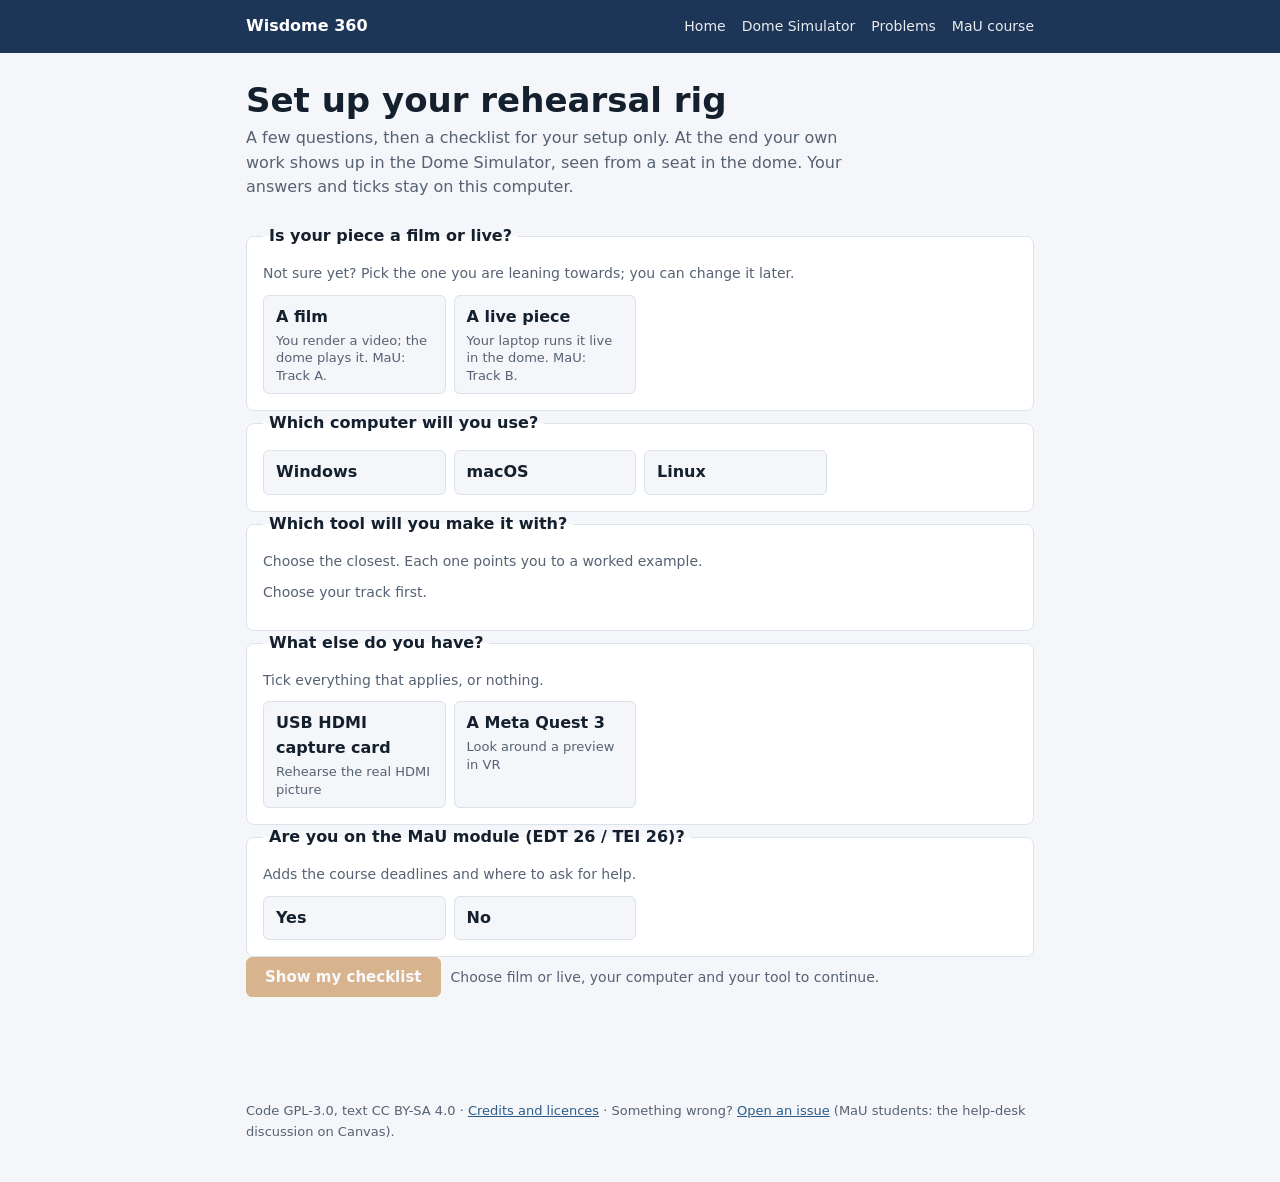
<file: docs/setup/wizard.html>
<!doctype html>
<html lang="en">
<head>
<meta charset="utf-8">
<meta name="viewport" content="width=device-width,initial-scale=1">
<title>Setup wizard · Wisdome 360</title>
<link rel="icon" href="../assets/logo/favicon.svg" type="image/svg+xml">
<meta name="description" content="Answer four questions and get a step-by-step checklist for rehearsing your dome piece on your own laptop.">
<!-- Wisdome 360 setup wizard. GPL-3.0 (code), CC BY-SA 4.0 (text). No libraries, works offline. -->
<style>
/* Layout: one column. Questions first, then a generated checklist grouped in stages. */
:root{
  --bg:#f4f6f9;--surface:#ffffff;--ink:#14202e;--muted:#566273;--line:#dbe2ea;
  --head:#1d3557;--head-ink:#ffffff;--accent:#b8650f;--link:#2b5c8a;--done:#2f7d4f;--done-soft:#e7f3eb;--warn-soft:#fbf1e4;
  --f-body:"Atkinson Hyperlegible",ui-sans-serif,system-ui,-apple-system,"Segoe UI",sans-serif;
  --f-mono:"JetBrains Mono",ui-monospace,SFMono-Regular,Menlo,Consolas,monospace;
  color-scheme:light;
}
@media (prefers-color-scheme:dark){:root{
  --bg:#0f1621;--surface:#172130;--ink:#e6ebf2;--muted:#97a3b4;--line:#26344a;
  --head:#142640;--head-ink:#e6ebf2;--accent:#e8a24a;--link:#7fb0de;--done:#5fbf83;--done-soft:#14281d;--warn-soft:#2a2114;color-scheme:dark}}
*{box-sizing:border-box}
body{margin:0;background:var(--bg);color:var(--ink);font:16px/1.55 var(--f-body)}
a{color:var(--link)}
header{background:var(--head);color:var(--head-ink)}
header .in{max-width:820px;margin:0 auto;padding:14px 16px;display:flex;gap:16px;align-items:center;justify-content:space-between;flex-wrap:wrap}
header a{color:var(--head-ink);text-decoration:none;font-weight:700}
header nav{display:flex;gap:16px;font-size:14px}
header nav a{font-weight:400;opacity:.9}
main{max-width:820px;margin:0 auto;padding:28px 16px 80px;display:flex;flex-direction:column;gap:24px}
h1{font-size:clamp(26px,4.5vw,34px);line-height:1.15;margin:0;text-wrap:balance}
.lede{margin:6px 0 0;color:var(--muted);max-width:62ch}
fieldset{border:1px solid var(--line);background:var(--surface);border-radius:8px;margin:0;padding:14px 16px 16px}
legend{font-weight:700;padding:0 6px}
.q-hint{color:var(--muted);font-size:14px;margin:0 0 10px}
.opts{display:grid;grid-template-columns:repeat(auto-fill,minmax(170px,1fr));gap:8px}
.opt{position:relative}
.opt input{position:absolute;opacity:0;inset:0;margin:0;cursor:pointer}
.opt span{display:flex;flex-direction:column;gap:2px;height:100%;border:1px solid var(--line);border-radius:6px;padding:9px 12px;cursor:pointer;background:var(--bg)}
.opt small{color:var(--muted);font-size:13px;line-height:1.35}
.opt input:checked+span{border-color:var(--accent);box-shadow:inset 0 0 0 1px var(--accent);background:var(--surface)}
.opt input:focus-visible+span{outline:2px solid var(--accent);outline-offset:2px}
.actions{display:flex;gap:10px;flex-wrap:wrap;align-items:center}
button{font:700 15px var(--f-body);border-radius:6px;padding:10px 18px;cursor:pointer;border:1px solid var(--accent);background:var(--accent);color:#fff}
@media (prefers-color-scheme:dark){button{color:#10161f}}
button.ghost{background:transparent;color:var(--ink);border-color:var(--line);font-weight:400}
button:focus-visible{outline:2px solid var(--accent);outline-offset:2px}
button:disabled{opacity:.45;cursor:not-allowed}
.need{color:var(--muted);font-size:14px}
#plan{display:flex;flex-direction:column;gap:22px}
.summary{display:flex;flex-direction:column;gap:10px;background:var(--surface);border:1px solid var(--line);border-radius:8px;padding:14px 16px}
.chips{display:flex;gap:6px;flex-wrap:wrap}
.chip{font:12px var(--f-mono);padding:2px 8px;border-radius:4px;border:1px solid var(--line);color:var(--muted)}
.meter{height:8px;border-radius:4px;background:var(--line);overflow:hidden}
.meter i{display:block;height:100%;width:0;background:var(--done);transition:width .3s}
.mtxt{font:13px var(--f-mono);font-variant-numeric:tabular-nums}
.stage h2{font-size:20px;margin:0 0 8px;padding-bottom:6px;border-bottom:2px solid var(--ink);display:flex;gap:10px;align-items:baseline}
.stage h2 .n{font:13px var(--f-mono);color:var(--accent)}
.stage ol{list-style:none;margin:0;padding:0;display:flex;flex-direction:column}
.step{display:grid;grid-template-columns:24px 1fr;gap:4px 12px;padding:12px 4px;border-bottom:1px solid var(--line)}
.step.done{background:var(--done-soft)}
.step.done .st{text-decoration:line-through;text-decoration-color:var(--done);color:var(--muted)}
.step input[type=checkbox]{width:19px;height:19px;margin:3px 0 0;accent-color:var(--done);cursor:pointer}
.sb{min-width:0;display:flex;flex-direction:column;gap:6px}
.st{font-weight:700}
.sd{color:var(--ink)}
.sd p{margin:0 0 6px}
.sd ul,.sd ol{margin:0 0 6px;padding-left:20px;list-style:revert;display:block}
code,kbd{font:13.5px var(--f-mono);background:var(--bg);border:1px solid var(--line);border-radius:4px;padding:0 4px;overflow-wrap:anywhere}
.go{display:inline-block;font-weight:700;font-size:14px;text-decoration:none;border:1px solid var(--link);border-radius:5px;padding:4px 10px;align-self:flex-start}
.warn{background:var(--warn-soft);border-left:3px solid var(--accent);padding:8px 12px;border-radius:4px;font-size:15px}
footer{color:var(--muted);font-size:13px;max-width:820px;margin:0 auto;padding:0 16px 40px}
@media (prefers-reduced-motion:reduce){.meter i{transition:none}}
</style>
</head>
<body>
<header><div class="in"><a href="../">Wisdome 360</a><nav><a href="../">Home</a><a href="../tools/dome-simulator.html">Dome Simulator</a><a href="../problems/">Problems</a><a href="../course/">MaU course</a></nav></div></header>
<main>
  <div>
    <h1>Set up your rehearsal rig</h1>
    <p class="lede">A few questions, then a checklist for your setup only. At the end your own work shows up in the Dome Simulator, seen from a seat in the dome. Your answers and ticks stay on this computer.</p>
  </div>
  <form id="qs" novalidate></form>
  <div id="plan" hidden></div>
</main>
<footer>Code GPL-3.0, text CC BY-SA 4.0 · <a href="../credits/">Credits and licences</a> · Something wrong? <a href="https://github.com/dcuartielles/wisdome-360/issues">Open an issue</a> (MaU students: the help-desk discussion on Canvas).</footer>

<script>
(function(){
  var REL = 'https://github.com/dcuartielles/wisdome-360/releases';
  var SIM = '../tools/dome-simulator.html';

  var Q = [
    {id:'track', title:'Is your piece a film or live?', hint:'Not sure yet? Pick the one you are leaning towards; you can change it later.', type:'one', opts:[
      {v:'A', t:'A film', d:'You render a video; the dome plays it. MaU: Track A.'},
      {v:'B', t:'A live piece', d:'Your laptop runs it live in the dome. MaU: Track B.'}]},
    {id:'os', title:'Which computer will you use?', type:'one', opts:[
      {v:'win', t:'Windows'}, {v:'mac', t:'macOS'}, {v:'linux', t:'Linux'}]},
    {id:'tool', title:'Which tool will you make it with?', hint:'Choose the closest. Each one points you to a worked example.', type:'one', dependsOn:'track', opts:{
      A:[{v:'blender', t:'Blender', d:'3-D scenes · EX-01'},
         {v:'python', t:'Python', d:'Generated frames · EX-02'},
         {v:'p5', t:'p5.js', d:'Browser drawing, saved frames · EX-04'},
         {v:'footage', t:'Our own video', d:'Green screen or filmed footage · EX-10'},
         {v:'slides', t:'Slides or photos', d:'Flat pictures in the dome · EX-08'}],
      B:[{v:'td', t:'TouchDesigner', d:'Sound, sensors, network · EX-05'},
         {v:'unity', t:'Unity', d:'Game engine, 3-D · EX-06'},
         {v:'webgl', t:'WebGL / shaders', d:'One HTML file · EX-03'},
         {v:'p5', t:'p5.js', d:'Live in the browser · EX-04'},
         {v:'openspace', t:'OpenSpace', d:'Fly through space · EX-07'}]}},
    {id:'hw', title:'What else do you have?', hint:'Tick everything that applies, or nothing.', type:'many', opts:[
      {v:'capture', t:'USB HDMI capture card', d:'Rehearse the real HDMI picture'},
      {v:'quest', t:'A Meta Quest 3', d:'Look around a preview in VR'}]},
    {id:'mau', title:'Are you on the MaU module (EDT 26 / TEI 26)?', hint:'Adds the course deadlines and where to ask for help.', type:'one', opts:[
      {v:'yes', t:'Yes'}, {v:'no', t:'No'}]}
  ];

  var S = {a:{}, done:{}};
  try { var raw = localStorage.getItem('w360-wizard'); if (raw) S = JSON.parse(raw); } catch(e){}
  if (!S.a) S.a = {}; if (!S.done) S.done = {};
  function persist(){ try { localStorage.setItem('w360-wizard', JSON.stringify(S)); } catch(e){} }

  var form = document.getElementById('qs'), plan = document.getElementById('plan');

  function optsFor(q){ return q.dependsOn ? (q.opts[S.a[q.dependsOn]] || []) : q.opts; }
  function renderForm(){
    var h = '';
    Q.forEach(function(q){
      if (q.showIf && !q.showIf()) return;
      var opts = optsFor(q);
      h += '<fieldset id="f-'+q.id+'"><legend>'+q.title+'</legend>' + (q.hint ? '<p class="q-hint">'+q.hint+'</p>' : '');
      if (q.dependsOn && !opts.length){ h += '<p class="q-hint">Choose your track first.</p></fieldset>'; return; }
      h += '<div class="opts">';
      opts.forEach(function(o){
        var id = q.id+'-'+o.v, type = q.type==='many' ? 'checkbox' : 'radio';
        var on = q.type==='many' ? ((S.a[q.id]||[]).indexOf(o.v) >= 0) : (S.a[q.id]===o.v);
        h += '<label class="opt" for="'+id+'"><input type="'+type+'" name="'+q.id+'" id="'+id+'" value="'+o.v+'"'+(on?' checked':'')+'><span><b>'+o.t+'</b>'+(o.d?'<small>'+o.d+'</small>':'')+'</span></label>';
      });
      h += '</div></fieldset>';
    });
    h += '<div class="actions"><button type="submit" id="make">Show my checklist</button><span class="need" id="need"></span></div>';
    form.innerHTML = h;
    checkReady();
  }
  function ready(){ return S.a.track && S.a.os && S.a.tool && optsFor(Q[2]).some(function(o){return o.v===S.a.tool;}); }
  function checkReady(){
    var b = document.getElementById('make'), n = document.getElementById('need');
    if (!b) return;
    b.disabled = !ready();
    n.textContent = ready() ? '' : 'Choose film or live, your computer and your tool to continue.';
  }
  form.addEventListener('change', function(e){
    var t = e.target; if (!t.name) return;
    if (t.type === 'checkbox'){
      S.a[t.name] = Array.prototype.map.call(form.querySelectorAll('input[name="'+t.name+'"]:checked'), function(i){return i.value;});
    } else {
      S.a[t.name] = t.value;
      if (t.name === 'track'){ if (!optsFor(Q[2]).some(function(o){return o.v===S.a.tool;})) delete S.a.tool; persist(); renderForm(); refreshPlan(); return; }
    }
    persist(); checkReady(); refreshPlan();
  });
  function refreshPlan(){ if (!S.shown) return; if (ready()) renderPlan(); else plan.hidden = true; }
  form.addEventListener('submit', function(e){ e.preventDefault(); if (!ready()) return; S.shown = true; persist(); renderPlan(); plan.scrollIntoView({behavior: matchMedia('(prefers-reduced-motion: reduce)').matches ? 'auto' : 'smooth'}); });

  /* ---------- the steps ---------- */
  function has(h){ return (S.a.hw||[]).indexOf(h) >= 0; }
  function osPick(o){ return o[S.a.os] || o.all || ''; }

  var TOOL = {
    blender:{name:'Blender', ex:'EX-01 Drift', install:{all:'<p>Download Blender from <a href="https://www.blender.org/download/">blender.org</a> (free). Any recent version works; EX-01 was made with Blender 5.</p>'},
      setup:'<p>Set up the camera like the venue:</p><ol><li>Render engine <b>Cycles</b> (EEVEE cannot render a fisheye).</li><li>Camera → Lens → Type <b>Panoramic</b>, Panorama Type <b>Fisheye Equidistant</b>, Field of View <b>160°</b> (not 180°: the venue spreads the whole circle over its 160° screen).</li><li>Rotate the camera <b>154°</b> about X (that is 180° − 26°, the dome tilt).</li><li>Output 1024 × 1024 while you design.</li></ol>'},
    python:{name:'Python', ex:'EX-02 Tide', install:{
      win:'<p>Install Python 3.10 or newer from <a href="https://www.python.org/downloads/">python.org</a> (tick “Add to PATH”). Then in a terminal: <code>pip install numpy pillow</code>. For video: <code>winget install Gyan.FFmpeg</code>.</p>',
      mac:'<p>Install Python 3.10 or newer (<code>brew install python</code> or <a href="https://www.python.org/downloads/">python.org</a>). Then <code>pip3 install numpy pillow</code> and <code>brew install ffmpeg</code>.</p>',
      linux:'<p>Python 3.10+ is usually there. Install <code>python3-numpy python3-pil ffmpeg</code> with your package manager, or use <code>pip install numpy pillow</code> in a virtual environment.</p>'},
      setup:'<p>Every frame you write is a dome master: a square, equidistant fisheye, front at the bottom edge. Start from <code>tide.py</code> in EX-02 and change the content, not the projection.</p>'},
    p5:{name:'p5.js', ex:'EX-04 Chorus', install:{all:'<p>Nothing to install. EX-04 bundles p5.js and runs offline: open <code>chorus.html</code> in Chrome, Edge or Firefox.</p>'},
      setup:'<p>Click in Chorus to add voices. Press <kbd>S</kbd> to save a PNG dome master. For a film, save frames and join them with ffmpeg (see the delivery spec).</p>'},
    footage:{name:'your own footage', ex:'EX-10 Flight', install:{
      win:'<p>Install Python 3.10+ from <a href="https://www.python.org/downloads/">python.org</a>, then <code>pip install numpy opencv-python</code> and <code>winget install Gyan.FFmpeg</code>.</p>',
      mac:'<p><code>brew install python ffmpeg</code>, then <code>pip3 install numpy opencv-python</code>.</p>',
      linux:'<p>Install <code>ffmpeg</code> with your package manager and <code>pip install numpy opencv-python</code> in a virtual environment.</p>'},
      setup:'<p>Never paste flat footage straight onto the dome master. Put it on a card <b>in the room</b> and let the fisheye do the bending, as EX-10 does. EX-10 uses a stock clip you download yourself from UltraKey (see Credits); or shoot your own.</p>'},
    slides:{name:'slides or photos', ex:'EX-08 Flat to Dome', install:{all:'<p>Nothing to install for stills: <code>flat2dome.html</code> in EX-08 runs in the browser. For video you need ffmpeg (EX-08 has the one-line command).</p>'},
      setup:'<p>Export your slides as 16:9 images. Drop each one into <code>flat2dome.html</code>: it puts the slide on a screen about 60° wide at the sweet spot and exports a dome master.</p>'},
    td:{name:'TouchDesigner', ex:'EX-05', install:{
      win:'<p>Download TouchDesigner from <a href="https://derivative.ca/download">derivative.ca</a> and register a licence.</p>',
      mac:'<p>Download TouchDesigner from <a href="https://derivative.ca/download">derivative.ca</a> and register a licence.</p>',
      linux:'<p class="warn">TouchDesigner runs on Windows and macOS only. Use a group member\'s Windows or Mac laptop, or pick another tool.</p>'},
      warn:'The free Non-Commercial licence limits output to 1280 × 1280. Design at 1024² and plan for a licence if you need 2048².',
      setup:'<p>Follow the recipe in EX-05: a fisheye render with <b>FOV Angle 160</b>, then a Null TOP. Rotate X = 64 so the camera leans like the dome. The two GLSL TOPs in EX-05 draw the comfortable zone and convert 360 footage.</p>'},
    unity:{name:'Unity', ex:'EX-06', install:{all:'<p>Install <a href="https://unity.com/download">Unity Hub</a> and a Unity editor with a free Personal licence. EX-06 explains which dome package it uses and how to add it.</p>'},
      setup:'<p>Set up the dome camera rig as in EX-06 at 2048 × 2048. Place objects with <code>DomePlacement.cs</code> by azimuth and elevation, not by coordinates.</p>'},
    webgl:{name:'WebGL', ex:'EX-03 Pulse', install:{all:'<p>Nothing to install. Open <code>pulse.html</code> from EX-03 in Chrome or Edge, in its own window.</p>'},
      setup:'<p>Press <b>Enable microphone</b>, then <kbd>H</kbd> to hide the panel. Edit the shader in a text editor and reload.</p>'},
    openspace:{name:'OpenSpace', ex:'EX-07', install:{all:'<p>Download OpenSpace from <a href="https://www.openspaceproject.com/installation">openspaceproject.com</a>. It needs a capable graphics card; try it early.</p>'},
      setup:'<p>In the OpenSpace launcher pick a window configuration with <b>fisheye</b> in its name. Load <code>malmo_marker.asset</code> and run <code>tour.lua</code> from EX-07.</p>'}
  };

  function stages(){
    var tr = S.a.track, tool = TOOL[S.a.tool], live = tr === 'B', mau = S.a.mau === 'yes';
    var SPEC = '../reference/delivery-spec/', CONN = '../reference/connecting/';
    var st = [];

    st.push({t:'Get the simulator working', steps:[
      {id:'sim-open', t:'Open the Dome Simulator', d:'<p>Use Chrome, Edge or Firefox. It runs from this site; nothing to install.</p>', go:[SIM,'Open the Dome Simulator']},
      {id:'sim-card', t:'Check the test card', d:'<p>Press <b>Test card</b>. You should see <b>FRONT</b> at the bottom of the small fisheye inset, a green comfortable zone in front of you and a gold sweet spot with a checkerboard.</p>'},
      {id:'sim-venue', t:'Check the venue settings', d:'<p>Under <b>Venue</b>: tilt <b>26°</b>, front edge <b>bottom</b>. Leave them unless this site says the venue has told us otherwise.</p>'},
      {id:'sim-seats', t:'Try the seats', d:'<p>Press <kbd>L</kbd> to look at the sweet spot, then <kbd>4</kbd> (back row) and <kbd>5</kbd> (back row, far left). <kbd>G</kbd> turns the guides on and off, <kbd>P</kbd> saves a picture of the view.</p>'}
    ]});

    var ts = [{id:'tool-install', t:'Install '+tool.name, d:osPick(tool.install)}];
    if (tool.warn) ts.push({id:'tool-warn', t:'Know the licence limit', d:'<p class="warn">'+tool.warn+(mau ? ' Ask on Canvas about a licence before you rely on 2048².' : '')+'</p>'});
    ts.push({id:'tool-example', t:'Get '+tool.ex, d:'<p>Download the examples pack from the Releases page and open the <b>'+tool.ex+'</b> folder. Its README says what to run and what to change first.</p>', go:[REL,'Releases page']});
    ts.push({id:'tool-setup', t:'Set up '+tool.name+' for the dome', d:tool.setup});
    st.push({t:'Your tool', steps:ts});

    var r = [];
    if (!live){
      r.push({id:'a-open', t:'Put a test frame into the simulator', d:'<p>Render or save <b>one frame at 1024²</b>. In the simulator press <b>Open file…</b>, or drag the file onto the page. PNG, JPG, MP4 and WebM all work.</p>', go:[SIM,'Dome Simulator']});
      r.push({id:'a-check', t:'Check it from three seats', d:'<p>Reference seat, back row (<kbd>4</kbd>), far side (<kbd>5</kbd>). The subject belongs in the green zone, aimed at the gold sweet spot. If it sits high in the middle, move it towards the bottom edge of the master.</p>'});
      r.push({id:'a-video', t:'Try a short video', d:'<p>Encode 5–10 seconds and open it the same way. Watch a whole loop without the guides (<kbd>G</kbd>): motion that feels calm on a laptop is much faster on an 11.6 m dome.</p>'});
      if (has('capture')) r.push({id:'hw-capture', t:'Use your capture card', d:'<p>Not needed for a film: <b>Open file</b> shows exactly what the dome will play. Keep the card for testing slides or a live part, if you add one.</p>'});
    } else {
      r.push({id:'b-share', t:'Share your window into the simulator', d:'<p>Run your piece in its own window. In the simulator press <b>Share a screen, window or tab…</b> and pick it. If the circle doesn\'t meet the edge of the inset, adjust <b>Crop → Size</b>.</p>'
        + osPick({mac:'<p>macOS asks for permission the first time: System Settings → Privacy &amp; Security → <b>Screen &amp; System Audio Recording</b> → allow your browser, then restart the browser.</p>',
                  linux:'<p>On Wayland the browser asks through the desktop\'s screen-sharing dialog. If no windows are listed, share the whole screen.</p>'}), go:[SIM,'Dome Simulator']});
      r.push({id:'b-vmon', t:'Optional: a virtual Dome monitor', d:osPick({
        win:'<p>Gives Windows a second, invisible 2048 × 2048 screen. From the Releases page download <b>virtual-monitor-windows</b>, then run <code>install-dome-monitor.bat</code> once and <code>dome-monitor-on.bat</code> (both ask for administrator rights). Put your piece fullscreen on the new screen and share <b>that screen</b> in the simulator. <code>dome-monitor-off.bat</code> switches it off; <code>uninstall-dome-monitor.bat</code> removes the driver.</p><p class="warn">This installs a signed display driver. Use it on your own laptop, not a university machine.</p>',
        mac:'<p>Install <a href="https://github.com/Stengo/DeskPad">DeskPad</a> (free) or BetterDisplay. DeskPad has no square mode: choose 2560 × 1440, put your dome master in the middle, and the simulator crops the centre square. Then share that display.</p>',
        linux:'<p>On X11: from the Releases page download <b>virtual-monitor-linux</b> and run <code>./dome-monitor.sh on</code>, then <code>./dome-monitor.sh move</code> and click your window to put it on the new screen. <code>./dome-monitor.sh off</code> removes it. On GNOME Wayland, log in to “GNOME on Xorg” first.</p>'}), go:[REL,'Releases page']});
      r.push({id:'b-hdmi', t:'Look at your HDMI picture through a capture card', d:'<p>The dome takes your picture over <b>HDMI at 3840 × 2160</b>, with the dome master centred as a 2160 × 2160 square and black at the sides. Rehearse exactly that: laptop HDMI → USB capture card → the computer running the simulator. Set that display to 3840 × 2160 and put your piece fullscreen on it, centred (the easiest way is OBS with a Fullscreen Projector, see the Connecting page). In the simulator: <b>Camera / capture card</b> → pick the card → <b>Start device</b>; it crops the middle square.</p>'
        + (has('capture') ? '' : '<p class="warn">You need a USB HDMI capture card for this. Borrow one or buy a cheap one. Until then, share the OBS projector window in the simulator instead.</p>'), go:[CONN+'#the-picture-hdmi','Connecting: the picture']});
    }
    if (has('quest')) r.push({id:'hw-quest', t:'Look around in the Quest', d:'<p>The Quest is a preview tool, not the deliverable: a dome piece is not a VR piece. The Quest dome viewer and its guide will be linked from this site; until then, use the simulator.</p>'});
    st.push({t: live ? 'Get your live output into the simulator' : 'See your own frames in the dome', steps:r});

    var v = [];
    if (live){
      v.push({id:'v-hdmi', t:'Picture: an HDMI cable at 3840 × 2160', d:'<p>Bring an HDMI cable and whatever adapter your laptop needs. Check in your display settings that the HDMI output really runs at <b>3840 × 2160</b>: some adapters drop to 1080p, which halves the detail on the dome.</p>'});
      v.push({id:'v-dante', t:'Sound: a way to send Dante', d:'<p>Six channels in 5.1 (L R C LFE Ls Rs) over an Ethernet cable. '+(mau ? 'Use <b>Dante Virtual Soundcard</b> on your laptop or the <b>course\'s Dante box</b>. Ask on Canvas before you buy a licence.' : 'A laptop needs <b>Dante Virtual Soundcard</b> (paid software) or a hardware Dante interface. Sort this out early.')+' Bring an Ethernet port or a USB-Ethernet adapter.</p>', go:[CONN+'#the-sound-dante','Connecting: the sound']});
      v.push({id:'v-sync', t:'Check picture and sound line up', d:'<p>They travel by different cables, so they can drift apart. In the room, play a flash and a click together and watch from the seats. Delay the sound or the picture in your piece if needed.</p>'});
      v.push({id:'v-stereo', t:'Keep a stereo mix ready', d:'<p>If Dante fails on the day, the HDMI cable can carry the sound, but only in <b>stereo</b>. Have a stereo mix and know how to switch your output to the HDMI sound device.</p>'});
      v.push({id:'v-runbook', t:'Write runbook.md', d:'<p>How a stranger starts your system in under two minutes: what to plug in, what to launch, in which order.</p>'});
      v.push({id:'v-fallback', t:'Record the fallback', d:'<p>Record your piece running and convert it to the delivery spec. '+(mau ? 'Hand it in by <b>Friday 08:00</b>. No fallback, no live slot.' : 'If the laptop fails, the recording plays.')+'</p>', go:[mau ? '../course/hand-in/' : SPEC, mau ? 'Hand-in' : 'Delivery spec']});
    } else {
      v.push({id:'v-sound', t:'Plan the sound', d:'<p>5.1 or stereo, as separate mono WAVs at 48 kHz / 16-bit, with a sync blip on frame 1.</p>', go:[SPEC+'#audio','Audio spec']});
      v.push({id:'v-render', t:'Leave time for the final render', d:'<p>2048 × 2048 at 30 fps is 1800 frames a minute, so the final render takes hours. '+(mau ? 'Start it on Thursday at the latest; files are due <b>Friday 08:00</b>.' : 'Start it well before your date in the dome.')+'</p>', go:[mau ? '../course/hand-in/' : SPEC, mau ? 'Hand-in' : 'Delivery spec']});
    }
    st.push({t: mau ? 'Before Friday' : 'Before your date in the dome', steps:v});
    return st;
  }

  function renderPlan(){
    var st = stages(), all = [];
    st.forEach(function(s){ s.steps.forEach(function(x){ all.push(x.id); }); });
    var labels = {A:'Film', B:'Live', win:'Windows', mac:'macOS', linux:'Linux'};
    var hw = (S.a.hw||[]).map(function(h){ return {capture:'capture card', quest:'Quest 3'}[h]; }).filter(Boolean);
    if (S.a.mau === 'yes') hw.push('MaU 2026');
    var h = '<div class="summary"><div class="chips">'
      + [labels[S.a.track], labels[S.a.os], TOOL[S.a.tool].name].concat(hw).map(function(c){ return '<span class="chip">'+c+'</span>'; }).join('')
      + '</div><div class="meter" aria-hidden="true"><i id="pm"></i></div><div class="actions"><span class="mtxt" id="pt"></span><button type="button" class="ghost" id="edit">Change my answers</button><button type="button" class="ghost" id="reset">Clear my ticks</button></div></div>';
    st.forEach(function(s, i){
      h += '<section class="stage"><h2><span class="n">'+(i+1)+'/'+st.length+'</span>'+s.t+'</h2><ol>';
      s.steps.forEach(function(x){
        var on = !!S.done[x.id];
        h += '<li class="step'+(on?' done':'')+'" data-id="'+x.id+'"><input type="checkbox" id="s-'+x.id+'"'+(on?' checked':'')+' aria-labelledby="t-'+x.id+'">'
          + '<div class="sb"><label class="st" id="t-'+x.id+'" for="s-'+x.id+'">'+x.t+'</label><div class="sd">'+x.d+'</div>'
          + (x.go ? '<a class="go" href="'+x.go[0]+'"'+(/^https?:/.test(x.go[0])?' target="_blank" rel="noopener"':'')+'>'+x.go[1]+' →</a>' : '') + '</div></li>';
      });
      h += '</ol></section>';
    });
    h += '<section class="stage"><h2><span class="n">next</span>Make your own piece</h2><p>Your rig works. '+(S.a.mau === 'yes' ? 'Read <a href="../course/week/">the week</a> for what has to exist by tonight, and keep' : 'Follow <a href="../make/'+(S.a.track === 'B' ? 'live' : 'film')+'/">'+(S.a.track === 'B' ? 'Making a live piece' : 'Making a film')+'</a>, and keep')+'  <a href="../reference/comfortable-zone/">Where to put things</a> open while you work.</p></section>';
    plan.innerHTML = h; plan.hidden = false;
    progress(all);
    plan.onchange = function(e){
      var li = e.target.closest('.step'); if (!li) return;
      var id = li.getAttribute('data-id');
      if (e.target.checked) S.done[id] = true; else delete S.done[id];
      li.classList.toggle('done', e.target.checked); persist(); progress(all);
    };
    document.getElementById('edit').onclick = function(){ document.getElementById('f-track').scrollIntoView(); };
    document.getElementById('reset').onclick = function(){ S.done = {}; persist(); renderPlan(); };
  }
  function progress(all){
    var d = all.filter(function(id){ return S.done[id]; }).length;
    document.getElementById('pm').style.width = (100*d/all.length) + '%';
    document.getElementById('pt').textContent = d + ' of ' + all.length + ' steps done';
  }

  renderForm();
  if (S.shown && ready()) renderPlan();
})();
</script>
</body>
</html>
</file>
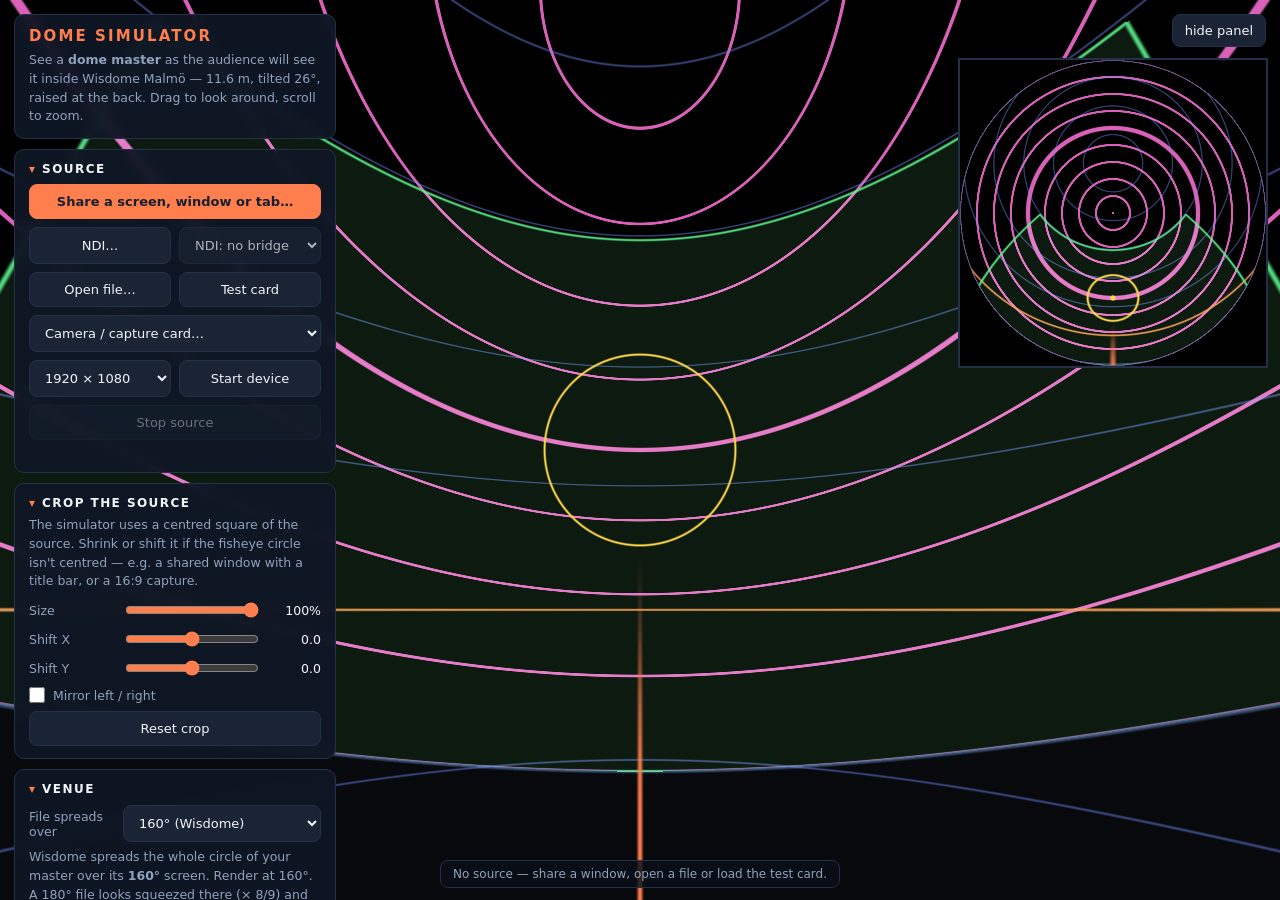
<file: docs/tools/dome-simulator.html>
<!DOCTYPE html>
<html lang="en">
<head>
<meta charset="utf-8">
<meta name="viewport" content="width=device-width, initial-scale=1">
<title>Dome Simulator</title>
<!--
  Dome Simulator — option 3 of tools/virtual-displays
  Preview a dome master (square, equidistant fisheye) as it will look inside
  Wisdome Malmö: an 11.6 m dome tilted 26°, raised at the back.

  How Wisdome projects a master: it spreads the WHOLE fisheye circle (r = 1) over
  its 160° screen, so a pixel at radius r lands r · 80° from the image centre (the
  dome axis, 64° above eye level straight ahead). Nothing beyond 80° from the axis
  is screen. Our renders are made at 160°; a 180° file is squeezed (× 8/9) there.
  The Venue card can switch to the classic 180° mapping to compare.

  One file, no libraries, no network. Works from a double-click (file://) in
  Chrome, Edge and Firefox; if your browser refuses screen sharing from a file,
  use the start-simulator script next to this file, which serves it on localhost.

  Inputs: a file (image / video), a shared screen / window / tab, or a camera
  device — which is how a USB HDMI capture card shows up, so a student laptop
  can treat the simulator as a real external display.

  Conventions (shared with every example in outputs/06-examples):
    room:  +Y up, -Z = front of the room, +X = the audience's right
    image: bottom edge of the dome master = front, image right = audience right
    guides: elevation 0 = eye level. The venue's own scale: 0 at the rim, 90 at the
            image centre. Sweet spot = their 40 ≈ 19.6° up, straight ahead.
            Comfortable zone = in front, from the front rim (≈ −16°) to ≈ 45° up, ±60°.
    maths mirrors live/lib/dome.js: el = (90 − tilt) − (1 − α/90) · venueFov / 2
-->
<style>
  :root { --bg:#06090f; --fg:#f2f5fa; --dim:#8fa3be; --ac:#ff7e4d; --panel:#101725ee;
          --line:#24314a; --ok:#5af08c; --warn:#ffd84d; }
  * { box-sizing:border-box; }
  html,body { margin:0; height:100%; background:var(--bg); color:var(--fg);
              font-family:system-ui,-apple-system,"Segoe UI",sans-serif; overflow:hidden; }
  canvas { display:block; width:100vw; height:100vh; touch-action:none; cursor:grab; }
  canvas.drag { cursor:grabbing; }
  #ui { position:fixed; left:0; top:0; bottom:0; width:min(350px,94vw); padding:14px 14px 70px;
        overflow-y:auto; z-index:10; scrollbar-width:thin; }
  .card { background:var(--panel); border:1px solid var(--line); border-radius:10px;
          padding:12px 14px; margin-bottom:10px; backdrop-filter:blur(6px); }
  h1 { font-size:15px; margin:0 0 2px; letter-spacing:.14em; text-transform:uppercase; color:var(--ac); }
  details > summary { cursor:pointer; font-size:12px; letter-spacing:.12em; text-transform:uppercase;
          color:var(--fg); font-weight:700; list-style:none; }
  details > summary::before { content:'▸ '; color:var(--ac); }
  details[open] > summary::before { content:'▾ '; }
  p, .note { font-size:12.5px; line-height:1.5; color:var(--dim); margin:6px 0 0; }
  button, label.btn, select {
      display:block; width:100%; margin-top:8px; padding:9px 11px; border-radius:8px; cursor:pointer;
      background:#1a2434; color:var(--fg); border:1px solid var(--line); font-size:13px; text-align:center; font-family:inherit; }
  select { text-align:left; }
  button:hover, label.btn:hover { border-color:#3a4c6c; }
  button.primary { background:var(--ac); color:#16202e; border-color:var(--ac); font-weight:700; }
  button.on { border-color:var(--ac); color:var(--ac); }
  button:disabled { opacity:.4; cursor:default; }
  .two { display:grid; grid-template-columns:1fr 1fr; gap:0 8px; }
  .four { display:grid; grid-template-columns:repeat(4,1fr); gap:0 6px; }
  .four button { padding:7px 4px; font-size:12px; }
  input[type=file] { display:none; }
  .row { display:flex; gap:8px; align-items:center; margin-top:9px; font-size:12.5px; color:var(--dim); }
  .row > span:first-child { width:86px; flex:none; }
  .row input[type=range] { flex:1; min-width:0; accent-color:var(--ac); }
  .row input[type=checkbox] { accent-color:var(--ac); width:16px; height:16px; margin:0; }
  .row output { width:52px; text-align:right; font-variant-numeric:tabular-nums; color:var(--fg); }
  #msg { font-size:12px; color:var(--ac); margin-top:8px; min-height:1em; }
  #toggle { position:fixed; right:14px; top:14px; width:auto; margin:0; padding:8px 12px; z-index:11; }
  #hud { position:fixed; left:50%; transform:translateX(-50%); bottom:12px; z-index:9; pointer-events:none;
         font-size:12px; color:var(--dim); background:#0a0f18cc; border:1px solid var(--line);
         border-radius:8px; padding:6px 12px; max-width:min(760px,94vw); text-align:center; }
  #hud b { color:var(--fg); font-weight:600; }
  #hud .w { color:var(--warn); }
  #legend { display:flex; gap:12px; flex-wrap:wrap; margin-top:8px; font-size:11.5px; color:var(--dim); }
  #legend i { display:inline-block; width:10px; height:10px; border-radius:2px; margin-right:5px; vertical-align:-1px; }
  kbd { font:11px ui-monospace,monospace; background:#1a2434; border:1px solid var(--line); border-radius:4px; padding:1px 5px; color:var(--fg); }
  table.keys { font-size:12px; color:var(--dim); border-collapse:collapse; margin-top:6px; }
  table.keys td { padding:2px 8px 2px 0; vertical-align:top; }
  .hidden { display:none !important; }
  #drop { position:fixed; inset:0; z-index:20; display:flex; align-items:center; justify-content:center;
          background:#06090fcc; border:3px dashed var(--ac); font-size:20px; color:var(--ac); pointer-events:none; }
</style>
</head>
<body>
<canvas id="c"></canvas>
<button id="toggle" title="H">hide panel</button>
<div id="drop" class="hidden">Drop a dome master image or video</div>

<div id="ui">
  <div class="card">
    <h1>Dome Simulator</h1>
    <p>See a <b>dome master</b> as the audience will see it inside Wisdome Malmö — 11.6&nbsp;m, tilted 26°, raised at the back. Drag to look around, scroll to zoom.</p>
  </div>

  <div class="card">
    <details open><summary>Source</summary>
      <button id="share" class="primary">Share a screen, window or tab…</button>
      <div class="two">
        <button id="ndigo" title="Receive NDI through the bridge in tools/virtual-displays/2-ndi-receiver">NDI…</button>
        <select id="ndisrc" disabled><option value="">NDI: no bridge</option></select>
      </div>
      <div class="two">
        <label class="btn" for="pick">Open file…</label>
        <button id="demo">Test card</button>
      </div>
      <input id="pick" type="file" accept="image/*,video/*">
      <select id="cam"><option value="">Camera / capture card…</option></select>
      <div class="two">
        <select id="camres" title="Resolution to ask the device for">
          <option value="1080">1920 × 1080</option>
          <option value="2160">3840 × 2160</option>
          <option value="2048">2048 × 2048</option>
        </select>
        <button id="camgo">Start device</button>
      </div>
      <button id="stop" disabled>Stop source</button>
      <div id="vctl" class="hidden">
        <div class="row"><span>Position</span><input id="seek" type="range" min="0" max="1000" value="0"><output id="seekv">0:00</output></div>
        <div class="two"><button id="play">Pause</button><button id="sound">Sound off</button></div>
      </div>
      <div id="msg"></div>
    </details>
  </div>

  <div class="card">
    <details open><summary>Crop the source</summary>
      <p>The simulator uses a centred square of the source. Shrink or shift it if the fisheye circle isn't centred — e.g. a shared window with a title bar, or a 16:9 capture.</p>
      <div class="row"><span>Size</span><input id="cropSize" type="range" min="20" max="100" step="0.1"><output id="cropSizev"></output></div>
      <div class="row"><span>Shift X</span><input id="cropX" type="range" min="-50" max="50" step="0.1"><output id="cropXv"></output></div>
      <div class="row"><span>Shift Y</span><input id="cropY" type="range" min="-50" max="50" step="0.1"><output id="cropYv"></output></div>
      <div class="row"><input id="mirror" type="checkbox"><label for="mirror">Mirror left / right</label></div>
      <button id="cropReset">Reset crop</button>
    </details>
  </div>

  <div class="card">
    <details open><summary>Venue</summary>
      <div class="row"><span>File spreads over</span><select id="vfov" title="How the venue maps the fisheye circle onto the dome" style="margin-top:0">
        <option value="160">160° (Wisdome)</option>
        <option value="180">180° (classic dome)</option>
      </select></div>
      <p>Wisdome spreads the whole circle of your master over its <b>160°</b> screen. Render at 160°. A 180° file looks squeezed there (× 8/9) and its outer ring is lost. <b>180°</b> shows a classic hemisphere dome, for comparison.</p>
      <div class="row"><span>Dome tilt</span><input id="tilt" type="range" min="0" max="30" step="1"><output id="tiltv"></output></div>
      <div class="row"><span>Front edge</span><input id="front" type="range" min="0" max="359" step="1"><output id="frontv"></output></div>
      <div class="four"><button data-front="0">bottom</button><button data-front="90">right</button><button data-front="180">top</button><button data-front="270">left</button></div>
      <p>Which edge of the dome master lands at the front of the room. Our examples assume <b>bottom</b>; confirm it with the venue and change it here if they disagree.</p>
    </details>
  </div>

  <div class="card">
    <details open><summary>Seat</summary>
      <select id="seat">
        <option value="ref">Reference — dome centre</option>
        <option value="front">Front row, centre</option>
        <option value="mid">Middle rows, centre</option>
        <option value="back">Back row, centre</option>
        <option value="side">Back row, far left</option>
        <option value="custom">Custom</option>
      </select>
      <div class="row"><span>Left / right</span><input id="ex" type="range" min="-4" max="4" step="0.05"><output id="exv"></output></div>
      <div class="row"><span>Height</span><input id="ey" type="range" min="-2" max="2.5" step="0.05"><output id="eyv"></output></div>
      <div class="row"><span>Front / back</span><input id="ez" type="range" min="-4" max="4" step="0.05"><output id="ezv"></output></div>
      <p>Metres from the dome's centre. Seat positions are approximate until we have the venue's seating plan; the <b>reference</b> seat is the one every guide in the course is measured from.</p>
    </details>
  </div>

  <div class="card">
    <details open><summary>View</summary>
      <select id="view">
        <option value="inset">Dome + fisheye inset</option>
        <option value="dome">Dome only</option>
        <option value="fisheye">Fisheye (dome master) only</option>
      </select>
      <div class="row"><span>Lens</span><input id="camFov" type="range" min="40" max="140" step="1"><output id="camFovv"></output></div>
      <div class="row"><input id="guide" type="checkbox"><label for="guide">Comfortable zone, sweet spot, elevation rings</label></div>
      <div class="row"><input id="venue" type="checkbox"><label for="venue">Venue scale rings (0 at the rim … 90 at the centre)</label></div>
      <div class="row"><input id="frontMark" type="checkbox"><label for="frontMark">Front marker</label></div>
      <div class="row"><input id="rim" type="checkbox"><label for="rim">Dome rim line</label></div>
      <div class="row"><input id="haze" type="checkbox"><label for="haze">Simulate cross-reflection (approx.)</label></div>
      <div id="legend">
        <span><i style="background:var(--ok)"></i>comfortable zone</span>
        <span><i style="background:var(--warn)"></i>sweet spot</span>
        <span><i style="background:#7390ff"></i>15° rings (eye level orange)</span>
        <span><i style="background:#ff73d9"></i>venue scale, every 10 (40 thick)</span>
        <span><i style="background:var(--ac)"></i>front</span>
      </div>
      <div class="two">
        <button id="look">Look at sweet spot</button>
        <button id="full">Fullscreen</button>
      </div>
      <div class="two">
        <button id="shot">Save view PNG</button>
        <button id="defaults">Reset all</button>
      </div>
    </details>
  </div>

  <div class="card">
    <details><summary>Keys &amp; notes</summary>
      <table class="keys">
        <tr><td><kbd>drag</kbd> <kbd>arrows</kbd></td><td>look around</td></tr>
        <tr><td><kbd>scroll</kbd> <kbd>+</kbd> <kbd>−</kbd></td><td>lens (zoom)</td></tr>
        <tr><td><kbd>V</kbd></td><td>cycle view</td></tr>
        <tr><td><kbd>G</kbd> <kbd>F</kbd></td><td>guides · front marker</td></tr>
        <tr><td><kbd>1</kbd>–<kbd>5</kbd></td><td>seats</td></tr>
        <tr><td><kbd>L</kbd></td><td>look at the sweet spot</td></tr>
        <tr><td><kbd>Space</kbd></td><td>play / pause a video file</td></tr>
        <tr><td><kbd>H</kbd> <kbd>Enter</kbd></td><td>hide panel · fullscreen</td></tr>
        <tr><td><kbd>P</kbd></td><td>save a PNG of the view</td></tr>
      </table>
      <p>What this can show: framing, the tilt, what ends up behind or overhead, how fast things move across the dome, how bright fields wash out. What it cannot: the size, the brightness, the 5.1 sound, 58 people in the dark.</p>
    </details>
  </div>
</div>

<div id="hud">No source — share a window, open a file or load the test card.</div>

<script>
'use strict';
const $ = id => document.getElementById(id);
const D2R = Math.PI / 180;
const DOME_R = 5.8;                       // 11.6 m dome

/* ------------------------------------------------------------------ settings */
/* Venue geometry (same names and maths as live/lib/dome.js).
   FILE   how we render the master: FILE_FOV = 160 (the test card is drawn like this).
   VENUE  how Wisdome projects it: the whole circle over vfov (160) degrees, tilted, with
          a physical screen ("the rim") vfov degrees across. */
const FILE_FOV = 160;
const SWEET_VENUE = 40;     // venue's sweet spot on THEIR scale (0 = rim, 90 = image centre)
const BAND_ABOVE = 25;      // comfortable zone: from the front rim up to sweet + 25° (≈ 45°)
const BAND_AZ = 60;         // …and ± this many degrees to either side of the front
const SWEET_SIZE = 12;      // radius of the sweet-spot circle, degrees
/** venue angle (their scale) -> room elevation straight ahead */
const venueToEl = (alpha, tilt = S.tilt, vfov = S.vfov) => (90 - tilt) - (1 - alpha / 90) * vfov / 2;
const sweetEl = () => venueToEl(SWEET_VENUE);
const band = () => [venueToEl(0), sweetEl() + BAND_ABOVE];      // [front rim, ≈ 45°]

const DEF = { tilt:26, vfov:160, front:0, mirror:false, cropSize:100, cropX:0, cropY:0,
              seat:'ref', ex:0, ey:0, ez:0, view:'inset', camFov:90,
              guide:true, venue:true, frontMark:true, rim:true, haze:false, camres:'1080' };
const SEATS = {                           // metres from the dome centre, approximate
  ref:   [ 0.0,  0.0,  0.0],
  front: [ 0.0, -0.9, -2.6],
  mid:   [ 0.0,  0.2,  0.6],
  back:  [ 0.0,  1.1,  3.0],
  side:  [-2.6,  1.0,  2.4] };
const SEAT_KEYS = ['ref','front','mid','back','side'];
const KEY = 'dome-simulator-v2';     // v2: 160° venue mapping (v1 settings assumed 180°)
let S = { ...DEF };
try { Object.assign(S, JSON.parse(localStorage.getItem(KEY) || '{}')); } catch (e) {}
let saveT = 0;
function save(){ clearTimeout(saveT); saveT = setTimeout(() => {
  try { localStorage.setItem(KEY, JSON.stringify(S)); } catch (e) {} }, 300); }

const fmt = {
  tilt: v => v + '°', camFov: v => v + '°',
  cropSize: v => (+v).toFixed(0) + '%', cropX: v => (+v).toFixed(1), cropY: v => (+v).toFixed(1),
  ex: v => (+v).toFixed(2), ey: v => (+v).toFixed(2), ez: v => (+v).toFixed(2),
  front: v => { const n = {0:'bottom',90:'right',180:'top',270:'left'}[v]; return n || v + '°'; } };
const ranges = ['tilt','front','cropSize','cropX','cropY','ex','ey','ez','camFov'];
const checks = ['mirror','guide','venue','frontMark','rim','haze'];
const selects = ['seat','view','camres','vfov'];

function syncUI(){
  for (const k of ranges) { $(k).value = S[k]; $(k + 'v').textContent = fmt[k](S[k]); }
  for (const k of checks) $(k).checked = !!S[k];
  for (const k of selects) $(k).value = S[k];
  document.querySelectorAll('[data-front]').forEach(b => b.classList.toggle('on', +b.dataset.front === +S.front));
}
for (const k of ranges) $(k).addEventListener('input', e => {
  S[k] = +e.target.value; $(k + 'v').textContent = fmt[k](S[k]);
  if (k === 'ex' || k === 'ey' || k === 'ez') { S.seat = 'custom'; $('seat').value = 'custom'; clampEye(); }
  if (k === 'front') syncUI();
  if (k === 'tilt' && src && src.testcard) loadTestCard();
  save(); });
for (const k of checks) $(k).addEventListener('change', e => { S[k] = e.target.checked; save(); });
$('view').addEventListener('change', e => { S.view = e.target.value; save(); });
$('camres').addEventListener('change', e => { S.camres = e.target.value; save(); });
$('vfov').addEventListener('change', e => { S.vfov = +e.target.value; save(); });
$('seat').addEventListener('change', e => setSeat(e.target.value));
document.querySelectorAll('[data-front]').forEach(b => b.addEventListener('click', () => {
  S.front = +b.dataset.front; syncUI(); save(); }));
$('cropReset').addEventListener('click', () => { S.cropSize = 100; S.cropX = 0; S.cropY = 0; S.mirror = false; syncUI(); save(); });
$('defaults').addEventListener('click', () => { const r = S.camres; S = { ...DEF, camres:r }; syncUI(); save(); lookSweet(); });

function setSeat(k){
  S.seat = k;
  if (SEATS[k]) [S.ex, S.ey, S.ez] = SEATS[k];
  syncUI(); save();
}
function clampEye(){
  const m = Math.hypot(S.ex, S.ey, S.ez), lim = DOME_R - 0.4;
  if (m > lim) { S.ex *= lim/m; S.ey *= lim/m; S.ez *= lim/m; syncUI(); }
}

/* ------------------------------------------------------------------ WebGL */
const canvas = $('c');
const gl = canvas.getContext('webgl2', { antialias:false, alpha:false, preserveDrawingBuffer:false });
if (!gl) {
  document.body.innerHTML = '<p style="padding:30px;font:16px system-ui;color:#f2f5fa">This browser has no WebGL 2. Use a current Chrome, Edge, Firefox or Safari.</p>';
  throw new Error('no webgl2');
}

const VS = `#version 300 es
void main(){ vec2 p = vec2(float((gl_VertexID << 1) & 2), float(gl_VertexID & 2));
             gl_Position = vec4(p * 2.0 - 1.0, 0.0, 1.0); }`;

const FS = `#version 300 es
precision highp float;
uniform vec4  uView;       // viewport x, y, w, h (device px)
uniform int   uMode;       // 0 = inside the dome, 1 = flat dome master
uniform vec3  uEye;        // eye, metres from the dome centre (room frame)
uniform mat3  uCam;        // camera -> room
uniform float uTanHalf;    // tan(vertical lens fov / 2)
uniform float uTilt;       // radians, zenith leans towards the front (-Z)
uniform float uRot;        // radians, which image edge is the front
uniform float uHalfFov;    // radians, half the angle the VENUE spreads the master's circle over (Wisdome: 80°)
uniform float uHalfOpen;   // radians, half the physical screen (Wisdome: 80°); beyond it is room, not picture
uniform float uSweet;      // sweet spot, degrees above eye level straight ahead (their 40)
uniform vec3  uBand;       // comfortable zone: el from, el to, ± az (degrees)
uniform float uMirror;
uniform vec4  uCrop;       // texture-space crop: offset.xy, size.zw (top-down)
uniform sampler2D uTex;
uniform float uHasTex, uGuide, uVenue, uFrontMark, uRim, uHaze;
uniform float uR;
out vec4 o;
const float PI = 3.14159265359;

// room <-> dome. The dome is the room rotated about X by the tilt.
vec3 roomToDome(vec3 q){ float c = cos(uTilt), s = sin(uTilt);
  return vec3(q.x, q.y*c - q.z*s, q.y*s + q.z*c); }
vec3 domeToRoom(vec3 d){ float c = cos(uTilt), s = sin(uTilt);
  return vec3(d.x, d.y*c + d.z*s, -d.y*s + d.z*c); }

vec2 cropUV(vec2 uv){
  if (uMirror > 0.5) uv.x = 1.0 - uv.x;
  return uCrop.xy + uv * uCrop.zw; }

// dome direction (y = dome axis = image centre) -> colour from the dome master
vec3 master(vec3 d){
  float th = acos(clamp(d.y, -1.0, 1.0));      // angle from the dome axis
  float A  = atan(d.x, -d.z) + uRot;            // 0 = front edge of the image
  float r  = th / uHalfFov;                     // equidistant: r = 1 lands uHalfFov from the axis (80° at Wisdome)
  if (r > 1.0 || th > uHalfOpen || uHasTex < 0.5) return vec3(0.0);
  vec2 uv = vec2(0.5 + 0.5*r*sin(A), 0.5 + 0.5*r*cos(A));   // bottom = front
  return texture(uTex, cropUV(uv)).rgb;
}

// the venue's own scale, in the FILE: alpha = 90 (1 - r); 0 at the rim, 90 at the image centre.
// Rings every 10 of their degrees, their 40 (the sweet spot) thicker. px = line width in real degrees.
vec3 venueRings(vec3 col, float r, float px){
  if (uVenue < 0.5 || r > 1.0) return col;
  float alpha = (1.0 - r) * 90.0;
  float d = abs(fract(alpha / 10.0 + 0.5) - 0.5) * 10.0;     // their degrees to the nearest ring
  float dd = d * degrees(uHalfFov) / 90.0;                    // …in real degrees on the dome
  float w = abs(alpha - 40.0) < 5.0 ? px * 2.4 : px * 1.2;
  return mix(col, vec3(1.0, 0.45, 0.85), (1.0 - smoothstep(w * 0.5, w, dd)) * 0.85);
}

// the course's guides, in the audience's angles (q = direction in the room)
float gScreen = 1.0;    // 0 where the ray hits the room beyond the rim: no zone tint there
vec3 guides(vec3 col, vec3 q, float px){
  float e  = degrees(asin(clamp(q.y, -1.0, 1.0)));
  float az = degrees(atan(q.x, -q.z));
  float aaz = abs(az);
  float w = px;                                   // line half-width in degrees
  if (uGuide > 0.5) {
    float g = 0.0;
    for (int i = -1; i < 6; i++) { float t = float(i) * 15.0;
      g = max(g, 1.0 - smoothstep(0.0, w, abs(e - t))); }
    col = mix(col, vec3(0.45, 0.56, 1.0), g * 0.45);
    col = mix(col, vec3(1.0, 0.55, 0.2), (1.0 - smoothstep(0.0, w*1.4, abs(e))) * 0.8);   // eye level
    float zone = step(uBand.x, e) * step(e, uBand.y) * step(aaz, uBand.z);
    col = mix(col, col + vec3(0.05, 0.10, 0.06), zone * gScreen);
    float edge = gScreen * max(
      max(1.0 - smoothstep(0.0, w*1.4, abs(e - uBand.x)), 1.0 - smoothstep(0.0, w*1.4, abs(e - uBand.y))) * step(aaz, uBand.z),
      (1.0 - smoothstep(0.0, w*1.4, abs(aaz - uBand.z) * cos(radians(e)))) * step(uBand.x, e) * step(e, uBand.y));
    col = mix(col, vec3(0.35, 0.95, 0.55), edge * 0.9);
    vec3 sweet = vec3(0.0, sin(radians(uSweet)), -cos(radians(uSweet)));
    float a = degrees(acos(clamp(dot(q, sweet), -1.0, 1.0)));
    col = mix(col, vec3(1.0, 0.85, 0.30), 1.0 - smoothstep(0.0, w*1.6, abs(a - 12.0)));
    col = mix(col, vec3(1.0, 0.85, 0.30), 1.0 - smoothstep(w*2.0, w*3.0, a));
  }
  if (uFrontMark > 0.5) {
    float m = (1.0 - smoothstep(0.0, w*3.0, aaz)) * (1.0 - smoothstep(-20.0, 8.0, e));
    col = mix(col, vec3(1.0, 0.49, 0.30), m);
  }
  return col;
}

void main(){
  vec2 f = gl_FragCoord.xy - uView.xy;
  vec3 col;
  if (uMode == 0) {
    // ---- inside the dome: cast a ray from the eye to the dome surface
    vec2 ndc = f / uView.zw * 2.0 - 1.0;
    float aspect = uView.z / uView.w;
    vec3 rd = normalize(uCam * vec3(ndc.x * uTanHalf * aspect, ndc.y * uTanHalf, -1.0));
    float b = dot(uEye, rd), c = dot(uEye, uEye) - uR*uR;
    float s = -b + sqrt(max(b*b - c, 0.0));
    vec3 P  = uEye + s * rd;
    vec3 dl = roomToDome(P / uR);
    float px = degrees(2.0 * uTanHalf / uView.w) * 1.2;      // ~1 pixel in degrees
    float th = acos(clamp(dl.y, -1.0, 1.0));                 // angle from the dome axis
    if (th <= uHalfOpen) {
      col = master(dl);
      col = venueRings(col, th / uHalfFov, px * s / uR);       // px is per unit distance; rings live on the surface
      if (uHaze > 0.5 && uHasTex > 0.5) {
        // a dome lights itself: every point also receives a share of the whole picture
        vec3 avg = textureLod(uTex, uCrop.xy + uCrop.zw*0.5, 14.0).rgb / 0.785;
        col += 0.22 * avg;
      }
    } else {
      // beyond the screen's edge (the rim): walls, seats, people — never picture
      col = vec3(0.028, 0.036, 0.05) * (0.7 + 0.3 * (1.0 - smoothstep(0.0, 0.6, th - uHalfOpen)));
    }
    if (uRim > 0.5) col = mix(col, vec3(0.22, 0.30, 0.44), 1.0 - smoothstep(0.0, radians(px) * 1.5, abs(th - uHalfOpen)));
    gScreen = step(th, uHalfOpen);
    col = guides(col, rd, px);
  } else {
    // ---- the dome master itself, as a flat square, guides measured from the dome centre
    float side = min(uView.z, uView.w);
    vec2 p = (f - uView.zw * 0.5) / (side * 0.5);       // -1..1, y up
    float r = length(p);
    if (abs(p.x) > 1.0 || abs(p.y) > 1.0) { o = vec4(0.024, 0.035, 0.059, 1.0); return; }
    vec2 uv = vec2(0.5 + 0.5*p.x, 0.5 - 0.5*p.y);       // top-down image coordinates
    col = uHasTex > 0.5 ? texture(uTex, cropUV(uv)).rgb : vec3(0.0);
    if (r > 1.0) col *= 0.25;                             // outside the circle: never projected
    else {
      float th = r * uHalfFov, Ad = atan(p.x, -p.y) - uRot;
      vec3 dl = vec3(sin(th)*sin(Ad), cos(th), -sin(th)*cos(Ad));
      if (th > uHalfOpen) col *= 0.35;                    // lands beyond the screen's edge: never seen
      float pxd = degrees(uHalfFov) / (side * 0.5) * 1.2;
      col = venueRings(col, r, pxd);
      col = guides(col, domeToRoom(dl), pxd);
      if (uRim > 0.5) col = mix(col, vec3(0.22, 0.30, 0.44), 1.0 - smoothstep(0.0, 1.5/(side*0.5), abs(r - min(1.0, uHalfOpen/uHalfFov))));
    }
  }
  o = vec4(col, 1.0);
}`;

function sh(type, srcText){
  const s = gl.createShader(type); gl.shaderSource(s, srcText); gl.compileShader(s);
  if (!gl.getShaderParameter(s, gl.COMPILE_STATUS)) throw new Error(gl.getShaderInfoLog(s));
  return s; }
const prog = gl.createProgram();
gl.attachShader(prog, sh(gl.VERTEX_SHADER, VS));
gl.attachShader(prog, sh(gl.FRAGMENT_SHADER, FS));
gl.linkProgram(prog);
if (!gl.getProgramParameter(prog, gl.LINK_STATUS)) throw new Error(gl.getProgramInfoLog(prog));
gl.useProgram(prog);
const U = {};
for (const n of ['uView','uMode','uEye','uCam','uTanHalf','uTilt','uRot','uHalfFov','uHalfOpen','uSweet','uBand',
                 'uMirror','uCrop','uTex','uHasTex','uGuide','uVenue','uFrontMark','uRim','uHaze','uR'])
  U[n] = gl.getUniformLocation(prog, n);
gl.bindVertexArray(gl.createVertexArray());

const tex = gl.createTexture();
gl.bindTexture(gl.TEXTURE_2D, tex);
gl.texImage2D(gl.TEXTURE_2D, 0, gl.RGBA, 1, 1, 0, gl.RGBA, gl.UNSIGNED_BYTE, new Uint8Array([0,0,0,255]));
gl.texParameteri(gl.TEXTURE_2D, gl.TEXTURE_WRAP_S, gl.CLAMP_TO_EDGE);
gl.texParameteri(gl.TEXTURE_2D, gl.TEXTURE_WRAP_T, gl.CLAMP_TO_EDGE);
gl.texParameteri(gl.TEXTURE_2D, gl.TEXTURE_MIN_FILTER, gl.LINEAR_MIPMAP_LINEAR);
gl.texParameteri(gl.TEXTURE_2D, gl.TEXTURE_MAG_FILTER, gl.LINEAR);
gl.uniform1i(U.uTex, 0);

function upload(el){
  gl.bindTexture(gl.TEXTURE_2D, tex);
  gl.pixelStorei(gl.UNPACK_FLIP_Y_WEBGL, false);
  try { gl.texImage2D(gl.TEXTURE_2D, 0, gl.RGBA, gl.RGBA, gl.UNSIGNED_BYTE, el); }
  catch (e) { say('Could not read that source: ' + e.message); return false; }
  gl.generateMipmap(gl.TEXTURE_2D);
  return true;
}

/* ------------------------------------------------------------------ sources */
let src = null;          // { el, kind:'video'|'still', name, stream, url, file, testcard, w, h }
let dirty = false, frames = 0, srcFps = 0, lastFpsT = performance.now();
const msg = $('msg');
const say = t => { msg.textContent = t || ''; };

function stopSource(){
  if (!src) return;
  if (src.kind === 'ndi') ndiSend({ type:'select', name:null });
  if (src.stream) src.stream.getTracks().forEach(t => t.stop());
  if (src.kind === 'video') { src.el.pause(); src.el.srcObject = null; src.el.removeAttribute('src'); src.el.load?.(); }
  if (src.url) URL.revokeObjectURL(src.url);
  src = null; srcFps = 0;
  $('stop').disabled = true; $('vctl').classList.add('hidden');
}

function watchFrames(v){
  if (!('requestVideoFrameCallback' in HTMLVideoElement.prototype)) return;
  const tick = () => { if (!src || src.el !== v) return; dirty = true; frames++; v.requestVideoFrameCallback(tick); };
  v.requestVideoFrameCallback(tick);
}

function useVideo(v, name, opts = {}){
  stopSource();
  src = { el:v, kind:'video', name, ...opts };
  v.muted = true; v.playsInline = true; v.loop = !!opts.file;
  watchFrames(v);
  v.play().catch(() => say('Click anywhere once to start playback.'));
  $('stop').disabled = false;
  $('vctl').classList.toggle('hidden', !opts.file);
  $('sound').textContent = 'Sound off'; $('play').textContent = 'Pause';
}

function useStill(el, name, opts = {}){
  stopSource();
  src = { el, kind:'still', name, ...opts };
  src.w = el.naturalWidth || el.width; src.h = el.naturalHeight || el.height;
  upload(el);
  $('stop').disabled = false;
}

function openFile(f){
  if (!f) return;
  const url = URL.createObjectURL(f);
  if (f.type.startsWith('video')) {
    const v = document.createElement('video'); v.src = url;
    useVideo(v, f.name, { file:true, url });
    say('');
  } else if (f.type.startsWith('image')) {
    const img = new Image();
    img.onload = () => { useStill(img, f.name, { url }); say(''); };
    img.onerror = () => say('Could not open ' + f.name);
    img.src = url;
  } else say('That is not an image or a video.');
}
$('pick').addEventListener('change', e => { openFile(e.target.files[0]); e.target.value = ''; });

/* drag & drop */
let dragN = 0;
addEventListener('dragenter', e => { e.preventDefault(); dragN++; $('drop').classList.remove('hidden'); });
addEventListener('dragleave', () => { if (--dragN <= 0) { dragN = 0; $('drop').classList.add('hidden'); } });
addEventListener('dragover', e => e.preventDefault());
addEventListener('drop', e => { e.preventDefault(); dragN = 0; $('drop').classList.add('hidden');
  openFile(e.dataTransfer.files[0]); });

/* screen / window / tab */
$('share').addEventListener('click', async () => {
  if (!navigator.mediaDevices?.getDisplayMedia) {
    say('This browser cannot share the screen from here. Run the start-simulator script next to this file and open the page it prints (http://localhost:8361/…).');
    return; }
  const video = { frameRate:{ ideal:30 }, width:{ max:4096 }, height:{ max:4096 } };   // native size, never upscaled
  let stream;
  try {
    stream = await navigator.mediaDevices.getDisplayMedia({ video, audio:true,
      selfBrowserSurface:'exclude', surfaceSwitching:'include', systemAudio:'include' });
  } catch (e) {
    if (e.name === 'NotAllowedError') { say('Sharing cancelled.'); return; }
    try { stream = await navigator.mediaDevices.getDisplayMedia({ video }); }
    catch (e2) { say('Could not share: ' + e2.message); return; }
  }
  const tr = stream.getVideoTracks()[0];
  const label = tr.label || 'shared screen';
  const v = document.createElement('video'); v.srcObject = stream;
  useVideo(v, label, { stream });
  tr.addEventListener('ended', () => { if (src && src.stream === stream) { stopSource(); say('Sharing ended.'); } });
  say(stream.getAudioTracks().length ? 'Sharing with sound — press "Sound" in Source to hear it.' : '');
  if (stream.getAudioTracks().length) $('vctl').classList.remove('hidden');
});

/* camera / capture card */
async function listCams(){
  if (!navigator.mediaDevices?.enumerateDevices) return;
  const keep = $('cam').value;
  const devs = (await navigator.mediaDevices.enumerateDevices()).filter(d => d.kind === 'videoinput');
  $('cam').innerHTML = '<option value="">Camera / capture card…</option>' +
    devs.map((d, i) => `<option value="${d.deviceId}">${(d.label || 'Video device ' + (i+1)).replace(/</g,'&lt;')}</option>`).join('');
  if ([...$('cam').options].some(o => o.value === keep)) $('cam').value = keep;
}
navigator.mediaDevices?.addEventListener?.('devicechange', listCams);
listCams().catch(() => {});
$('camgo').addEventListener('click', async () => {
  if (!navigator.mediaDevices?.getUserMedia) { say('No camera access here — try the start-simulator script.'); return; }
  const [w, h] = { '1080':[1920,1080], '2160':[3840,2160], '2048':[2048,2048] }[S.camres];
  const id = $('cam').value;
  try {
    const stream = await navigator.mediaDevices.getUserMedia({ audio:false, video:{
      deviceId: id ? { exact:id } : undefined, width:{ ideal:w }, height:{ ideal:h }, frameRate:{ ideal:30 } } });
    const tr = stream.getVideoTracks()[0];
    const v = document.createElement('video'); v.srcObject = stream;
    useVideo(v, tr.label || 'camera', { stream });
    tr.addEventListener('ended', () => { if (src && src.stream === stream) { stopSource(); say('Device disconnected.'); } });
    say('');
    listCams().then(() => { const s = tr.getSettings(); if (s.deviceId) $('cam').value = s.deviceId; });
  } catch (e) { say('Could not open the device: ' + e.message); }
});

/* NDI, through the bridge in tools/virtual-displays/2-ndi-receiver (browsers can't receive NDI) */
const NDI_PORTS = [8370,8371,8372,8373,8374,8375,8376,8377,8378,8379];
let ndiWs = null, ndiConnecting = false, ndiInfo = null;
function ndiSend(m){ if (ndiWs && ndiWs.readyState === 1) ndiWs.send(JSON.stringify(m)); }
function tryPort(port){
  return new Promise(res => {
    let ws;
    try { ws = new WebSocket(`ws://127.0.0.1:${port}`); } catch (e) { res(null); return; }
    const t = setTimeout(() => { try { ws.close(); } catch (e) {} res(null); }, 1200);
    ws.onopen = () => { clearTimeout(t); res(ws); };
    ws.onerror = () => { clearTimeout(t); res(null); };
  });
}
async function ndiConnect(quiet){
  if (ndiWs && ndiWs.readyState === 1) return true;
  if (ndiConnecting) return false;
  ndiConnecting = true;
  let ws = null;
  for (const p of NDI_PORTS) { ws = await tryPort(p); if (ws) break; }
  ndiConnecting = false;
  if (!ws) {
    if (!quiet) say('No NDI bridge found. Start it with start-ndi-bridge in tools/virtual-displays/2-ndi-receiver, then press NDI again.');
    return false;
  }
  ndiWs = ws; ws.binaryType = 'arraybuffer';
  ws.onmessage = e => typeof e.data === 'string' ? ndiStatus(JSON.parse(e.data)) : ndiFrame(e.data);
  ws.onclose = () => {
    ndiWs = null; $('ndisrc').disabled = true;
    $('ndisrc').innerHTML = '<option value="">NDI: no bridge</option>';
    if (src && src.kind === 'ndi') { src = null; $('stop').disabled = true; say('The NDI bridge stopped.'); }
  };
  $('ndisrc').disabled = false;
  if (!quiet) say('Connected to the NDI bridge. Pick a source in the list next to NDI.');
  return true;
}
function ndiStatus(m){
  if (m.type !== 'sources') return;
  const sel = $('ndisrc'), keep = (src && src.kind === 'ndi') ? src.name : sel.value;
  const names = m.names.slice();
  if (m.current && !names.includes(m.current)) names.push(m.current);
  sel.innerHTML = `<option value="">${names.length ? 'NDI source…' : 'NDI: no senders found'}</option>` +
    names.map(n => `<option>${n.replace(/</g,'&lt;')}</option>`).join('');
  if (names.includes(keep)) sel.value = keep;
}
function ndiStart(name){
  stopSource();
  src = { kind:'ndi', name, el:null };
  ndiInfo = null;
  $('stop').disabled = false;
  ndiSend({ type:'select', name });
  ndiSend({ type:'ack' });
  say('Waiting for NDI frames from ' + name + '…');
}
function ndiFrame(buf){
  const L = new DataView(buf).getUint32(0);
  const head = JSON.parse(new TextDecoder().decode(new Uint8Array(buf, 4, L)));
  if (!src || src.kind !== 'ndi') return;                // switched away: stop the flow (no ack)
  createImageBitmap(new Blob([new Uint8Array(buf, 4 + L)], { type:'image/jpeg' }))
    .then(bmp => {
      if (src && src.kind === 'ndi') {
        if (upload(bmp)) { src.w = bmp.width; src.h = bmp.height; frames++; }
        head.lat = Date.now() / 1000 - head.ts;           // sender -> screen (needs synced clocks)
        ndiInfo = head;
        if (msg.textContent.startsWith('Waiting for NDI')) say('');
        ndiSend({ type:'ack' });
      }
      bmp.close();
    }).catch(() => ndiSend({ type:'ack' }));
}
$('ndigo').addEventListener('click', async () => {
  if (!(await ndiConnect(false))) return;
  const name = $('ndisrc').value;
  if (name) ndiStart(name);
  else { ndiSend({ type:'list' }); $('ndisrc').focus(); }
});
$('ndisrc').addEventListener('change', e => { if (e.target.value) ndiStart(e.target.value); });
ndiConnect(true);                                          // quietly look for a running bridge

$('stop').addEventListener('click', () => { stopSource(); say(''); });
$('play').addEventListener('click', togglePlay);
function togglePlay(){
  if (!src || src.kind !== 'video' || !src.file) return;
  if (src.el.paused) { src.el.play(); $('play').textContent = 'Pause'; }
  else { src.el.pause(); $('play').textContent = 'Play'; }
}
$('sound').addEventListener('click', () => {
  if (!src || src.kind !== 'video') return;
  src.el.muted = !src.el.muted;
  $('sound').textContent = src.el.muted ? 'Sound off' : 'Sound on';
  $('sound').classList.toggle('on', !src.el.muted);
});
let seeking = false;
$('seek').addEventListener('input', e => { if (src?.file && src.el.duration) {
  seeking = true; src.el.currentTime = e.target.value / 1000 * src.el.duration; } });
$('seek').addEventListener('change', () => seeking = false);
const mmss = t => Math.floor(t/60) + ':' + String(Math.floor(t%60)).padStart(2,'0');

/* built-in test card: a 160° master (the way we render), drawn for the current tilt.
   Grey rings = the venue's scale (0 at the rim … 90 at the centre); zone and sweet spot in the room's angles. */
function loadTestCard(){
  const N = 2048, c = document.createElement('canvas'); c.width = c.height = N;
  const x = c.getContext('2d'), C = N/2, t = S.tilt * D2R;
  const tc = a => (90 - S.tilt) - (1 - a / 90) * FILE_FOV / 2;         // venueToEl for the FILE
  const sw = tc(SWEET_VENUE), bd = [tc(0), sw + BAND_ABOVE];
  x.fillStyle = '#06090f'; x.fillRect(0,0,N,N);
  x.save(); x.beginPath(); x.arc(C,C,C,0,7); x.clip();
  const g = x.createRadialGradient(C,C*1.5,0,C,C,C);
  g.addColorStop(0,'#1c2a44'); g.addColorStop(1,'#0a101c'); x.fillStyle = g; x.fillRect(0,0,N,N);
  const toXY = (az, el) => {                    // room angles -> image pixel (bottom = front)
    const X = Math.cos(el*D2R)*Math.sin(az*D2R), Y = Math.cos(el*D2R)*Math.cos(az*D2R), Z = Math.sin(el*D2R);
    const ly = Y*Math.cos(t) - Z*Math.sin(t), lz = Y*Math.sin(t) + Z*Math.cos(t);
    const r = Math.acos(Math.max(-1, Math.min(1, lz))) / (FILE_FOV / 2 * D2R), a = Math.atan2(X, ly);
    return [C + Math.sin(a)*r*C, C + Math.cos(a)*r*C];
  };
  const path = pts => { x.beginPath(); pts.forEach(([az,el],i) => { const [px,py] = toXY(az,el); i ? x.lineTo(px,py) : x.moveTo(px,py); }); };
  x.lineWidth = 3; x.strokeStyle = '#3a4a66';
  for (let e = 0; e < 90; e += 10) { x.beginPath(); x.arc(C,C,C*(1-e/90),0,7); x.stroke(); }
  x.strokeStyle = '#2b3850';
  for (let a = 0; a < 360; a += 15) { const r = a*D2R; x.beginPath(); x.moveTo(C,C); x.lineTo(C+Math.sin(r)*C, C+Math.cos(r)*C); x.stroke(); }
  x.strokeStyle = '#2f4e8a'; x.lineWidth = 4;                       // eye level, as the room sees it
  path(Array.from({length:181}, (_, i) => [i*2 - 180, 0])); x.stroke();
  const zone = [], [z0, z1] = bd;
  for (let a=-BAND_AZ;a<=BAND_AZ;a+=2) zone.push([a,z0]);
  for (let e=z0;e<=z1;e+=2) zone.push([BAND_AZ,e]);
  for (let a=BAND_AZ;a>=-BAND_AZ;a-=2) zone.push([a,z1]);
  for (let e=z1;e>=z0;e-=2) zone.push([-BAND_AZ,e]);
  path(zone); x.closePath(); x.fillStyle = 'rgba(90,240,140,.14)'; x.fill();
  x.strokeStyle = '#5af08c'; x.lineWidth = 5; x.stroke();
  // checkerboard patch at the sweet spot, to judge sharpness and distortion
  for (let i=-4;i<4;i++) for (let j=-3;j<3;j++) if ((i+j)&1) {
    path([[i*3,sw+j*3],[i*3+3,sw+j*3],[i*3+3,sw+3+j*3],[i*3,sw+3+j*3]]); x.closePath();
    x.fillStyle = '#e8edf5'; x.fill(); }
  x.fillStyle = '#ff7e4d'; x.textAlign = 'center'; x.textBaseline = 'middle';
  x.font = `bold ${N*0.036}px system-ui`;
  const lab = [[0,-9,'FRONT'],[90,22,'RIGHT'],[180,50,'BACK'],[-90,22,'LEFT']];
  for (const [az,el,s] of lab) { const [px,py] = toXY(az,el); x.fillText(s, px, py); }
  x.fillStyle = '#8fa3be'; x.font = `bold ${N*0.024}px system-ui`;     // the venue's scale, up the back meridian
  for (let a = 10; a <= 80; a += 10) x.fillText(a, C, C - C*(1 - a/90) + N*0.018);
  x.fillStyle = '#5af08c'; x.font = `bold ${N*0.024}px system-ui`;
  { const [px,py] = toXY(0, z1 - 6); x.fillText('COMFORTABLE ZONE', px, py); }
  x.fillStyle = '#ffd84d';
  { const [px,py] = toXY(0, sw - 14); x.fillText('SWEET SPOT · 40', px, py); }
  x.fillStyle = '#4b5d7e'; x.font = `bold ${N*0.02}px system-ui`; x.fillText(`DOME AXIS · ${90 - S.tilt}° UP`, C, C);
  x.restore();
  useStill(c, `test card (tilt ${S.tilt}°)`, { testcard:true });
}
$('demo').addEventListener('click', () => { loadTestCard(); say(''); });

/* ------------------------------------------------------------------ camera */
let yaw = 0, pitch = sweetEl() * D2R, wantShot = false;
function lookSweet(){ yaw = 0; pitch = sweetEl() * D2R; }
let drag = null;
canvas.addEventListener('pointerdown', e => { drag = { x:e.clientX, y:e.clientY }; canvas.setPointerCapture(e.pointerId); canvas.classList.add('drag');
  if (src?.kind === 'video' && src.el.paused && !src.file) src.el.play(); });
canvas.addEventListener('pointerup', () => { drag = null; canvas.classList.remove('drag'); });
canvas.addEventListener('pointermove', e => { if (!drag) return;
  const k = (S.camFov * D2R) / innerHeight;          // one screen height = one lens fov
  yaw   += (e.clientX - drag.x) * k;
  pitch += (e.clientY - drag.y) * k;
  pitch = Math.max(-30*D2R, Math.min(100*D2R, pitch));
  drag = { x:e.clientX, y:e.clientY }; });
canvas.addEventListener('wheel', e => { e.preventDefault(); zoom(e.deltaY > 0 ? 3 : -3); }, { passive:false });
function zoom(d){ S.camFov = Math.max(40, Math.min(140, S.camFov + d)); syncUI(); save(); }

const keys = new Set();
addEventListener('keydown', e => {
  const tag = e.target.tagName, k = e.key;
  if (tag === 'SELECT' || (tag === 'INPUT' && e.target.type !== 'checkbox' && e.target.type !== 'range')) return;
  if (tag === 'INPUT' && e.target.type === 'range' && k.startsWith('Arrow')) return;   // let the slider have them
  if (k.startsWith('Arrow')) { keys.add(k); e.preventDefault(); return; }
  if (k === 'h' || k === 'H') toggleUI();
  else if (k === 'g' || k === 'G') { S.guide = !S.guide; syncUI(); save(); }
  else if (k === 'f' || k === 'F') { S.frontMark = !S.frontMark; syncUI(); save(); }
  else if (k === 'v' || k === 'V') { const o = ['inset','dome','fisheye']; S.view = o[(o.indexOf(S.view)+1)%3]; syncUI(); save(); }
  else if (k === 'l' || k === 'L') lookSweet();
  else if (k === 'p' || k === 'P') wantShot = true;
  else if (k === 'Enter') fullscreen();
  else if (k === ' ') { e.preventDefault(); togglePlay(); }
  else if (k === '+' || k === '=') zoom(-5);
  else if (k === '-') zoom(5);
  else if (k >= '1' && k <= '5') setSeat(SEAT_KEYS[+k - 1]);
});
addEventListener('keyup', e => keys.delete(e.key));

function toggleUI(){ const ui = $('ui'); ui.classList.toggle('hidden');
  $('toggle').textContent = ui.classList.contains('hidden') ? 'show panel' : 'hide panel'; }
$('toggle').addEventListener('click', toggleUI);
function fullscreen(){ if (document.fullscreenElement) document.exitFullscreen(); else document.documentElement.requestFullscreen?.(); }
$('full').addEventListener('click', fullscreen);
$('look').addEventListener('click', lookSweet);
$('shot').addEventListener('click', () => wantShot = true);

/* ------------------------------------------------------------------ render */
function resize(){
  const dpr = Math.min(devicePixelRatio || 1, 2);
  const w = Math.round(innerWidth * dpr), h = Math.round(innerHeight * dpr);
  if (canvas.width !== w || canvas.height !== h) { canvas.width = w; canvas.height = h; }
}

function camMatrix(){
  const cy = Math.cos(yaw), sy = Math.sin(yaw), cp = Math.cos(pitch), sp = Math.sin(pitch);
  // Ry(yaw) * Rx(pitch), column-major; yaw > 0 turns left, pitch > 0 looks up
  return new Float32Array([ cy, 0, -sy,   sy*sp, cp, cy*sp,   sy*cp, -sp, cy*cp ]);
}

function cropRect(){
  if (!src || !src.w) return [0, 0, 1, 1];
  const w = src.w, h = src.h, m = Math.min(w, h), side = m * S.cropSize / 100;
  const cx = w/2 + S.cropX/100 * m, cy = h/2 + S.cropY/100 * m;
  return [ (cx - side/2)/w, (cy - side/2)/h, side/w, side/h ];
}

function pass(mode, x, y, w, h){
  gl.viewport(x, y, w, h);
  gl.uniform4f(U.uView, x, y, w, h);
  gl.uniform1i(U.uMode, mode);
  gl.drawArrays(gl.TRIANGLES, 0, 3);
}

let lastT = performance.now(), hudT = 0;
function frame(now){
  const dt = Math.min(0.1, (now - lastT) / 1000); lastT = now;
  resize();
  // arrow keys
  const sp = 50 * D2R * dt;
  if (keys.has('ArrowLeft'))  yaw += sp;
  if (keys.has('ArrowRight')) yaw -= sp;
  if (keys.has('ArrowUp'))    pitch = Math.min(100*D2R, pitch + sp);
  if (keys.has('ArrowDown'))  pitch = Math.max(-30*D2R, pitch - sp);

  // new video frame?
  if (src && src.kind === 'video' && src.el.readyState >= 2) {
    const hasRVFC = 'requestVideoFrameCallback' in HTMLVideoElement.prototype;
    if (dirty || !hasRVFC) { if (upload(src.el)) { src.w = src.el.videoWidth; src.h = src.el.videoHeight; } dirty = false; if (!hasRVFC) frames++; }
    if (src.file && !seeking && src.el.duration) { $('seek').value = src.el.currentTime / src.el.duration * 1000; $('seekv').textContent = mmss(src.el.currentTime); }
  }
  if (now - lastFpsT > 1000) { srcFps = frames * 1000 / (now - lastFpsT); frames = 0; lastFpsT = now; }

  const has = !!(src && src.w);
  gl.uniform3f(U.uEye, S.ex, S.ey, S.ez);
  gl.uniformMatrix3fv(U.uCam, false, camMatrix());
  gl.uniform1f(U.uTanHalf, Math.tan(S.camFov * D2R / 2));
  gl.uniform1f(U.uTilt, S.tilt * D2R);
  gl.uniform1f(U.uRot, S.front * D2R);
  gl.uniform1f(U.uHalfFov, S.vfov * D2R / 2);         // the venue spreads the circle over vfov
  gl.uniform1f(U.uHalfOpen, S.vfov * D2R / 2);        // …and that is also where its screen ends
  gl.uniform1f(U.uSweet, sweetEl());
  { const b = band(); gl.uniform3f(U.uBand, b[0], b[1], BAND_AZ); }
  gl.uniform1f(U.uVenue, S.venue ? 1 : 0);
  gl.uniform1f(U.uMirror, S.mirror ? 1 : 0);
  gl.uniform4fv(U.uCrop, cropRect());
  gl.uniform1f(U.uHasTex, has ? 1 : 0);
  gl.uniform1f(U.uGuide, S.guide ? 1 : 0);
  gl.uniform1f(U.uFrontMark, S.frontMark ? 1 : 0);
  gl.uniform1f(U.uRim, S.rim ? 1 : 0);
  gl.uniform1f(U.uHaze, S.haze ? 1 : 0);
  gl.uniform1f(U.uR, DOME_R);

  const W = canvas.width, H = canvas.height;
  gl.disable(gl.SCISSOR_TEST);
  if (S.view === 'fisheye') {
    // keep the circle clear of the panel when there is room for both
    const ui = $('ui'), pw = ui.classList.contains('hidden') || innerWidth < 900 ? 0
             : Math.round((ui.offsetWidth) * Math.min(devicePixelRatio || 1, 2));
    gl.clearColor(0.024, 0.035, 0.059, 1); gl.clear(gl.COLOR_BUFFER_BIT);
    pass(1, pw, 0, W - pw, H);
  }
  else {
    pass(0, 0, 0, W, H);
    if (S.view === 'inset') {
      const s = Math.round(Math.min(W, H) * 0.34), m = Math.round(14 * Math.min(devicePixelRatio || 1, 2));
      const x = W - s - m, y = H - s - m - Math.round(46 * Math.min(devicePixelRatio || 1, 2));
      gl.enable(gl.SCISSOR_TEST); gl.scissor(x - 2, y - 2, s + 4, s + 4);
      gl.clearColor(0.14, 0.19, 0.29, 1); gl.clear(gl.COLOR_BUFFER_BIT);
      gl.disable(gl.SCISSOR_TEST);
      pass(1, x, y, s, s);
    }
  }
  if (wantShot) { wantShot = false; shot(); }
  if (now - hudT > 500) { hudT = now; hud(); }
  requestAnimationFrame(frame);
}

function shot(){
  canvas.toBlob(b => {
    if (!b) return;
    const a = document.createElement('a');
    const seat = $('seat').selectedOptions[0].textContent.split(',')[0].replace(/[^a-z0-9]+/gi,'-').toLowerCase();
    a.href = URL.createObjectURL(b); a.download = `dome-view_${seat}_${Date.now()}.png`;
    document.body.appendChild(a); a.click(); a.remove();
    setTimeout(() => URL.revokeObjectURL(a.href), 2000);
  }, 'image/png');
}

function hud(){
  const h = $('hud');
  if (!src || !src.w) { h.innerHTML = src ? 'Waiting for the first frame…' : 'No source — share a window, open a file or load the test card.'; return; }
  const parts = [`<b>${src.name.replace(/</g,'&lt;')}</b>`, `${src.w} × ${src.h}`];
  if (src.kind === 'video') parts.push(`${srcFps.toFixed(0)} fps`);
  if (src.kind === 'ndi' && ndiInfo) {
    parts[0] = `<b>NDI · ${src.name.replace(/</g,'&lt;')}</b>`;
    if (ndiInfo.src_w !== ndiInfo.w) parts[1] = `${ndiInfo.src_w} × ${ndiInfo.src_h} (shown at ${src.w} × ${src.h})`;
    parts.push(`${srcFps.toFixed(0)} of ${Math.round(ndiInfo.fps)} fps`, `≈ ${Math.max(0, ndiInfo.lat * 1000).toFixed(0)} ms sender → screen`);
  }
  const m = Math.min(src.w, src.h), side = Math.round(m * S.cropSize / 100);
  if (src.w !== src.h || S.cropSize < 100) parts.push(`using ${side} × ${side}`);
  const warn = [];
  if (side < 2048) warn.push(`below 2048² — fine for composition, soft for detail`);
  if (src.kind === 'video' && srcFps > 0 && srcFps < 24 && !src.el.paused) warn.push('low frame rate');
  if (src.kind === 'ndi' && ndiInfo && srcFps > 0 && srcFps < ndiInfo.fps * 0.8) warn.push('dropping frames (this computer is the bottleneck — try the bridge with --half)');
  if (S.vfov !== 160) warn.unshift(`venue mapping ${S.vfov}° (classic dome) — Wisdome spreads the file over 160°`);
  if (S.seat !== 'ref') warn.unshift(`seat: ${$('seat').selectedOptions[0].textContent} — guides measured from here (press 1 for the reference seat)`);
  h.innerHTML = parts.join(' · ') + (warn.length ? ' · <span class="w">' + warn.join(' · ') + '</span>' : '');
}

syncUI();
requestAnimationFrame(frame);
if (location.hash === '#test') loadTestCard();
</script>
</body>
</html>
</file>
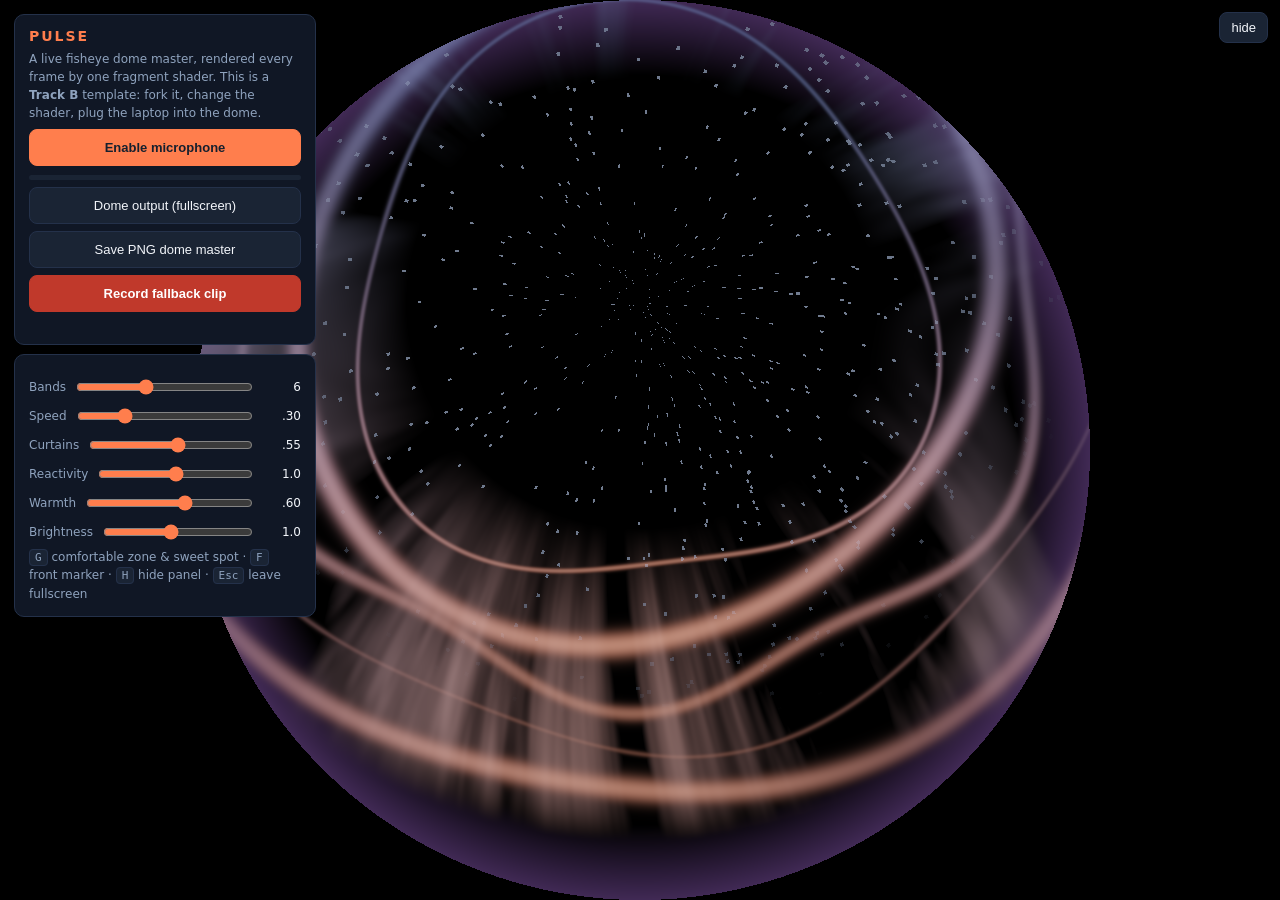
<file: docs/examples/files/EX-03-webgl-glsl/pulse.html>
<!DOCTYPE html>
<html lang="en">
<head>
<meta charset="utf-8">
<meta name="viewport" content="width=device-width,initial-scale=1">
<title>Pulse — live dome</title>
<style>
:root{--bg:#06090f;--fg:#f2f5fa;--dim:#8fa3be;--ac:#ff7e4d;--panel:#101725;--line:#24314a}
*{box-sizing:border-box}
html,body{margin:0;height:100%;background:var(--bg);color:var(--fg);
  font-family:system-ui,-apple-system,"Segoe UI",sans-serif;overflow:hidden}
#stage{position:fixed;inset:0;display:grid;place-items:center;background:#000}
canvas{display:block;background:#000;max-width:100%;max-height:100%}
#ui{position:fixed;top:0;left:0;padding:14px;width:min(330px,94vw);z-index:5;
  max-height:100vh;overflow:auto}
.card{background:var(--panel);border:1px solid var(--line);border-radius:10px;
  padding:13px 14px;margin-bottom:9px}
h1{font-size:14px;margin:0;letter-spacing:.14em;text-transform:uppercase;color:var(--ac)}
p{font-size:12px;line-height:1.5;color:var(--dim);margin:6px 0 0}
button{width:100%;margin-top:7px;padding:10px;border-radius:8px;cursor:pointer;
  background:#1a2434;color:var(--fg);border:1px solid var(--line);font-size:13px}
button.primary{background:var(--ac);color:#16202e;border-color:var(--ac);font-weight:700}
button.rec{background:#c0392b;border-color:#c0392b;color:#fff;font-weight:700}
.row{display:flex;gap:8px;align-items:center;margin-top:9px;font-size:12px;color:var(--dim)}
.row input[type=range]{flex:1;accent-color:var(--ac)}
.row span.v{width:38px;text-align:right;color:var(--fg);font-variant-numeric:tabular-nums}
#meter{height:5px;background:#1a2434;border-radius:3px;overflow:hidden;margin-top:9px}
#meterbar{height:100%;width:0;background:var(--ac);transition:width .05s}
#msg{font-size:11.5px;color:var(--ac);margin-top:7px;min-height:1em}
kbd{background:#1a2434;border:1px solid var(--line);border-radius:4px;padding:1px 5px;font-size:11px}
.hidden{display:none!important}
#toggle{position:fixed;right:12px;top:12px;width:auto;margin:0;padding:7px 11px;z-index:6}
</style>
</head>
<body>
<div id="stage"><canvas id="c"></canvas></div>
<button id="toggle">hide</button>

<div id="ui">
  <div class="card">
    <h1>Pulse</h1>
    <p>A live fisheye dome master, rendered every frame by one fragment shader.
       This is a <b>Track&nbsp;B</b> template: fork it, change the shader, plug the
       laptop into the dome.</p>
    <button id="mic" class="primary">Enable microphone</button>
    <div id="meter"><div id="meterbar"></div></div>
    <button id="dome">Dome output (fullscreen)</button>
    <button id="shot">Save PNG dome master</button>
    <button id="rec" class="rec">Record fallback clip</button>
    <div id="msg"></div>
  </div>

  <div class="card">
    <div class="row"><span>Bands</span><input id="bands" type="range" min="1" max="14" step="1" value="6"><span class="v" id="bandsv">6</span></div>
    <div class="row"><span>Speed</span><input id="speed" type="range" min="0" max="1.2" step="0.01" value="0.30"><span class="v" id="speedv">.30</span></div>
    <div class="row"><span>Curtains</span><input id="curt" type="range" min="0" max="1" step="0.01" value="0.55"><span class="v" id="curtv">.55</span></div>
    <div class="row"><span>Reactivity</span><input id="react" type="range" min="0" max="2" step="0.01" value="1.00"><span class="v" id="reactv">1.0</span></div>
    <div class="row"><span>Warmth</span><input id="warm" type="range" min="0" max="1" step="0.01" value="0.60"><span class="v" id="warmv">.60</span></div>
    <div class="row"><span>Brightness</span><input id="gain" type="range" min="0.2" max="2" step="0.01" value="1.00"><span class="v" id="gainv">1.0</span></div>
    <p><kbd>G</kbd> comfortable zone &amp; sweet spot &middot; <kbd>F</kbd> front marker &middot; <kbd>H</kbd> hide panel &middot; <kbd>Esc</kbd> leave fullscreen</p>
  </div>
</div>

<script id="vs" type="x-shader/x-vertex">#version 300 es
in vec2 p; void main(){ gl_Position = vec4(p,0.,1.); }
</script>

<script id="fs" type="x-shader/x-fragment">#version 300 es
precision highp float;
out vec4 frag;

uniform vec2  uRes;       // square canvas
uniform float uTime;
uniform float uLevel;     // microphone loudness, 0..1, smoothed
uniform float uBass;      // low-band energy, 0..1
uniform float uBands, uSpeed, uCurtains, uReact, uWarm, uGain;
uniform float uGuide, uFront;

const float PI = 3.14159265359;

// ---- hash / value noise, plain and cheap ---------------------------------
float hash(vec2 p){ return fract(sin(dot(p, vec2(127.1, 311.7))) * 43758.5453); }
float noise(vec2 p){
  vec2 i = floor(p), f = fract(p);
  f = f*f*(3.0-2.0*f);
  return mix(mix(hash(i), hash(i+vec2(1,0)), f.x),
             mix(hash(i+vec2(0,1)), hash(i+vec2(1,1)), f.x), f.y);
}
float fbm(vec2 p){
  float v = 0.0, a = 0.5;
  for(int i=0;i<4;i++){ v += a*noise(p); p *= 2.02; a *= 0.5; }
  return v;
}

// ---- the audience's point of view -----------------------------------------
// Wisdome Malmo is tilted 26 deg, raised at the back. So the centre of the
// dome master is NOT overhead: it is 64 deg up, in front of the audience.
// roomDir() undoes the tilt: master position -> direction in the ROOM
// (x = right, y = front, z = up). The guides below are measured with it.
const float TILT = 26.0;
const float FOV  = 160.0;   // the venue spreads the whole master over its 160 deg screen; a 180 deg file would be squeezed
// Where to put things. The venue counts angles IN THE IMAGE: 0 at the rim, 90 at the
// centre. Straight ahead, their angle a is at elevation (90 - TILT) - (1 - a/90) * FOV/2.
const float SWEET_VENUE = 40.0;                                           // their sweet spot, on THEIR scale
const float SWEET_EL = (90.0 - TILT) - (1.0 - SWEET_VENUE / 90.0) * FOV * 0.5; // ...above eye level: about 19.6
const vec2  BAND     = vec2((90.0 - TILT) - FOV * 0.5, SWEET_EL + 25.0);  // comfortable zone, elevation: rim at the front (-16) .. about 45
const float BAND_AZ  = 60.0;                                    // ...and +- this many degrees from the front
vec3 roomDir(vec2 p){
  float r  = length(p);
  float th = r * radians(FOV * 0.5);                    // angle from the DOME's zenith
  vec2  d  = r > 1e-6 ? p / r : vec2(0.0);
  vec3  l  = vec3(sin(th)*d.x, -sin(th)*d.y, cos(th));  // dome frame, y = front
  float c = cos(radians(TILT)), s = sin(radians(TILT));
  return vec3(l.x, l.y*c + l.z*s, -l.y*s + l.z*c);
}
float guideLine(float distDeg, float w){ return 1.0 - smoothstep(w*0.5, w*0.5 + 0.35, abs(distDeg)); }

void main(){
  // ---------------------------------------------------------------------
  // STEP 1 -- turn this pixel into a DIRECTION IN THE ROOM, as the
  // audience sees it: azimuth 0 = the front, elevation 0 = eye level.
  // Everything after this is composed in those degrees, never in pixels.
  // roomDir() (above) undoes the dome's 26 deg tilt.
  // ---------------------------------------------------------------------
  vec2 p = (gl_FragCoord.xy / uRes) * 2.0 - 1.0;   // -1..1, y up
  float r = length(p);
  if (r > 1.0) { frag = vec4(0,0,0,1); return; }   // outside the circle: black

  vec3  rd   = roomDir(p);
  float elev = degrees(asin(clamp(rd.z, -1.0, 1.0)));   // 0 = eye level, 90 = straight up
  float az   = degrees(atan(rd.x, rd.y));               // 0 = FRONT, + = right
  az = mod(az + 360.0, 360.0);
  float dElev = (1.0 - r) * 90.0;                  // the venue's own scale: 0 at the rim, 90 at the centre

  // the comfortable zone is in front: 1 within +-60 deg of the front, fading behind
  float aFront = abs(mod(az + 180.0, 360.0) - 180.0);
  float front  = 1.0 - smoothstep(55.0, 115.0, aFront);

  float lvl  = uLevel * uReact;
  float bass = uBass  * uReact;

  vec3 col = vec3(0.0);

  // ---------------------------------------------------------------------
  // STEP 2 -- ribbons of light at (roughly) constant elevation: the SUBJECT.
  //
  // They sit about 3-45 deg above eye level -- the height of the comfortable
  // zone, BAND, either side of the sweet spot -- and are brightest in front, where the audience looks. A ring at a
  // constant elevation looks inert; letting the elevation wobble with
  // azimuth turns it into a rosette and makes the second dimension visible.
  // ---------------------------------------------------------------------
  float travel = uTime * uSpeed;
  float ribbons = 0.0;
  for (int i = 0; i < 14; i++) {
    if (float(i) >= uBands) break;
    float fi   = float(i);
    float base = BAND.x + 3.0 + (BAND.y - BAND.x - 3.0) * (fi + 0.5) / max(uBands, 1.0);   // about 3..45 deg
    float lobes = 2.0 + mod(fi, 4.0);
    float amp   = (2.2 + 2.4 * fract(sin(fi * 12.9898) * 43758.5453));
    amp *= 1.0 + 1.6 * bass;
    float wob = base + amp * sin(radians(az) * lobes + travel * (1.0 + 0.3 * fi) + fi);
    float th  = 1.5 + 1.1 * sin(fi * 2.1) + 2.0 * lvl;
    float d   = abs(elev - wob) / max(th, 0.35);
    ribbons  += exp(-d * d * 2.2) * (0.55 + 0.45 * sin(fi * 1.7 + travel));
  }
  // fade below the zone and overhead; dim behind the audience
  float vis = smoothstep(-5.0, 4.0, elev) * (1.0 - smoothstep(45.0, 65.0, elev));
  ribbons *= vis * mix(0.35, 1.0, front);

  // ---------------------------------------------------------------------
  // STEP 3 -- curtains standing up from eye level, drifting around the
  // audience: ambience that wraps all the way round. (Behind the audience the
  // picture only starts about 36 deg up, so there you see just their tops.)
  // ---------------------------------------------------------------------
  // Sampling the noise ON A CIRCLE makes it periodic in azimuth by
  // construction. Feed azimuth in directly and you get a hard seam at the
  // front of the room, which is the first bug everyone hits on a dome.
  float ar = radians(az);
  vec2  q  = vec2(cos(ar), sin(ar)) * 4.5 + vec2(cos(ar*3.0), sin(ar*3.0)) * 1.4;
  float cz = fbm(q + vec2(travel * 0.20, elev * 0.02));
  float curtain = pow(max(cz - 0.40, 0.0) * 2.8, 1.7);
  curtain *= smoothstep(-6.0, 8.0, elev) * (1.0 - smoothstep(16.0, 50.0, elev));
  curtain *= uCurtains * (0.5 + 0.9 * lvl);

  // ---------------------------------------------------------------------
  // STEP 4 -- colour. Warm towards the FRONT of the room, cool behind, so
  // the tilted dome has a direction instead of being a symmetric blob.
  // ---------------------------------------------------------------------
  float frontness = (cos(radians(az)) + 1.0) * 0.5;
  vec3 warm = vec3(1.00, 0.36, 0.10);
  vec3 cool = vec3(0.14, 0.45, 1.00);
  vec3 tint = mix(cool, warm, mix(0.5, frontness, uWarm));

  col += ribbons * tint * (1.05 + 1.6 * lvl);
  col += curtain * mix(tint, vec3(0.55, 0.78, 1.0), 0.22) * 1.45;

  // a narrow wash at the dome's rim: cheap depth, almost no average picture level
  col += vec3(0.20, 0.10, 0.32) * pow(max(1.0 - dElev / 15.0, 0.0), 2.0) * 0.30;

  // static point field, denser overhead so it is texture, not content
  vec2 cell = floor(vec2(az * 1.6, elev * 1.6));
  float st = step(0.965, hash(cell)) * step(0.5, hash(cell + 7.3));
  col += vec3(0.62, 0.74, 1.0) * st * 0.42 * smoothstep(14.0, 55.0, elev);

  // ---------------------------------------------------------------------
  // Overlays for working, never for delivery.
  // ---------------------------------------------------------------------
  float rEl = elev;                                    // audience elevation, 0 = eye level
  float rAz = mod(az + 180.0, 360.0) - 180.0;          // audience azimuth, 0 = front
  if (uGuide > 0.5) {
    // eye-level rings every 15 deg
    float g = 0.0;
    for (int i=0;i<6;i++) g = max(g, guideLine(rEl - float(i)*15.0, 0.25));
    col = mix(col, vec3(0.45,0.60,1.0), g*0.45);
    // comfortable zone: IN FRONT, BAND.x-BAND.y up (about 0-45), +-BAND_AZ to the sides
    float aaz = abs(rAz);
    float inZone = step(BAND.x, rEl) * step(rEl, BAND.y) * step(aaz, BAND_AZ);
    col = mix(col, col + vec3(0.015,0.035,0.02), inZone);
    float edge = max(max(guideLine(rEl-BAND.x, 0.5), guideLine(rEl-BAND.y, 0.5)) * step(aaz, BAND_AZ),
                     guideLine((aaz-BAND_AZ)*cos(radians(rEl)), 0.5) * step(BAND.x, rEl) * step(rEl, BAND.y));
    col = mix(col, vec3(0.35,0.95,0.55), edge*0.9);
    // sweet spot: straight ahead, SWEET_EL up (about 20)
    float a = degrees(acos(clamp(dot(rd, vec3(0.0, cos(radians(SWEET_EL)), sin(radians(SWEET_EL)))), -1.0, 1.0)));
    col = mix(col, vec3(1.0,0.85,0.30), guideLine(a-12.0, 0.6));
    col = mix(col, vec3(1.0,0.85,0.30), 1.0 - smoothstep(1.0, 1.4, a));
  }
  if (uFront > 0.5) {
    col = mix(col, vec3(1.0,0.49,0.30),
              (1.0-smoothstep(0.0,1.3,abs(rAz))) * (1.0-smoothstep(-20.0,8.0,rEl)));
  }

  col *= uGain;
  col = col / (1.0 + col);                 // soft shoulder, nothing clips
  col = pow(col, vec3(1.0/2.0));           // gamma
  // pull a little saturation back after the tonemap
  float lum = dot(col, vec3(0.2126, 0.7152, 0.0722));
  col = clamp(mix(vec3(lum), col, 1.35), 0.0, 1.0);
  frag = vec4(col, 1.0);
}
</script>

<script>
const cv = document.getElementById('c');
const gl = cv.getContext('webgl2', { preserveDrawingBuffer: true, antialias: false });
const msg = document.getElementById('msg');
const say = t => msg.textContent = t;
if (!gl) say('WebGL2 not available in this browser.');

function sh(type, src){
  const s = gl.createShader(type); gl.shaderSource(s, src.trim()); gl.compileShader(s);
  if (!gl.getShaderParameter(s, gl.COMPILE_STATUS)) { console.error(gl.getShaderInfoLog(s)); say('Shader error — see console.'); }
  return s;
}
const prog = gl.createProgram();
gl.attachShader(prog, sh(gl.VERTEX_SHADER,   document.getElementById('vs').textContent));
gl.attachShader(prog, sh(gl.FRAGMENT_SHADER, document.getElementById('fs').textContent));
gl.linkProgram(prog); gl.useProgram(prog);
if (!gl.getProgramParameter(prog, gl.LINK_STATUS)) console.error(gl.getProgramInfoLog(prog));

const buf = gl.createBuffer();
gl.bindBuffer(gl.ARRAY_BUFFER, buf);
gl.bufferData(gl.ARRAY_BUFFER, new Float32Array([-1,-1, 3,-1, -1,3]), gl.STATIC_DRAW);
const loc = gl.getAttribLocation(prog, 'p');
gl.enableVertexAttribArray(loc); gl.vertexAttribPointer(loc, 2, gl.FLOAT, false, 0, 0);

const U = {};
for (const n of ['uRes','uTime','uLevel','uBass','uBands','uSpeed','uCurtains','uReact','uWarm','uGain','uGuide','uFront'])
  U[n] = gl.getUniformLocation(prog, n);

/* ---------- square canvas, always ---------- */
let SIZE = 1024;
function resize(){
  const full = document.fullscreenElement;
  SIZE = Math.min(full ? screen.width : innerWidth, full ? screen.height : innerHeight);
  SIZE = Math.max(256, Math.floor(SIZE));
  cv.width = cv.height = SIZE;
  cv.style.width = cv.style.height = SIZE + 'px';
  gl.viewport(0, 0, SIZE, SIZE);
}
addEventListener('resize', resize);
document.addEventListener('fullscreenchange', resize);
resize();

/* ---------- audio ---------- */
let analyser = null, freq = null, level = 0, bass = 0;
document.getElementById('mic').addEventListener('click', async () => {
  try {
    const stream = await navigator.mediaDevices.getUserMedia({ audio:{ echoCancellation:false, noiseSuppression:false } });
    const ac = new (window.AudioContext || window.webkitAudioContext)();
    const src = ac.createMediaStreamSource(stream);
    analyser = ac.createAnalyser(); analyser.fftSize = 1024; analyser.smoothingTimeConstant = 0.75;
    src.connect(analyser); freq = new Uint8Array(analyser.frequencyBinCount);
    say('Microphone live — the room is now driving the dome.');
  } catch (e) { say('Microphone refused. The sliders still work.'); }
});

/* ---------- controls ---------- */
const ctl = {};
for (const id of ['bands','speed','curt','react','warm','gain']) {
  const el = document.getElementById(id), v = document.getElementById(id+'v');
  ctl[id] = () => +el.value;
  el.addEventListener('input', () => v.textContent = (+el.value).toFixed(id==='bands'?0:2).replace(/^0\./,'.'));
}
let guide = 0, front = 0;
addEventListener('keydown', e => {
  const k = e.key.toLowerCase();
  if (k === 'g') guide = 1 - guide;
  if (k === 'f') front = 1 - front;
  if (k === 'h') document.getElementById('toggle').click();
});
document.getElementById('toggle').addEventListener('click', e => {
  const ui = document.getElementById('ui'); ui.classList.toggle('hidden');
  e.target.textContent = ui.classList.contains('hidden') ? 'show' : 'hide';
});
document.getElementById('dome').addEventListener('click', () => {
  document.getElementById('ui').classList.add('hidden');
  document.getElementById('toggle').textContent = 'show';
  document.documentElement.requestFullscreen?.();
});

/* ---------- save a single dome master ---------- */
document.getElementById('shot').addEventListener('click', () => {
  cv.toBlob(b => {
    const a = document.createElement('a');
    a.href = URL.createObjectURL(b);
    a.download = `pulse_domemaster_${SIZE}x${SIZE}.png`; a.click();
  }, 'image/png');
  say(`Saved a ${SIZE}×${SIZE} dome master.`);
});

/* ---------- record the fallback clip every Track B team needs ---------- */
let mr = null, chunks = [];
document.getElementById('rec').addEventListener('click', e => {
  if (mr && mr.state === 'recording') { mr.stop(); return; }
  chunks = [];
  const stream = cv.captureStream(30);
  const type = MediaRecorder.isTypeSupported('video/webm;codecs=vp9') ? 'video/webm;codecs=vp9' : 'video/webm';
  mr = new MediaRecorder(stream, { mimeType: type, videoBitsPerSecond: 40e6 });
  mr.ondataavailable = ev => ev.data.size && chunks.push(ev.data);
  mr.onstop = () => {
    const a = document.createElement('a');
    a.href = URL.createObjectURL(new Blob(chunks, { type:'video/webm' }));
    a.download = `pulse_fallback_${SIZE}x${SIZE}.webm`; a.click();
    e.target.textContent = 'Record fallback clip'; e.target.classList.add('rec');
    say('Saved .webm — convert it to the delivery spec with the ffmpeg line in the README.');
  };
  mr.start();
  e.target.textContent = '■ Stop recording';
  say('Recording. Stop when you have enough.');
});

/* ---------- loop ---------- */
const bar = document.getElementById('meterbar');
const t0 = performance.now();
function loop(){
  if (analyser) {
    analyser.getByteFrequencyData(freq);
    let sum = 0, b = 0;
    for (let i = 0; i < freq.length; i++) sum += freq[i];
    for (let i = 0; i < 12; i++) b += freq[i];
    const l = Math.min(1, (sum / freq.length) / 110);
    const bb = Math.min(1, (b / 12) / 150);
    level += (l - level) * 0.25;
    bass  += (bb - bass) * 0.35;
    bar.style.width = (level * 100) + '%';
  }
  gl.uniform2f(U.uRes, SIZE, SIZE);
  gl.uniform1f(U.uTime, (performance.now() - t0) / 1000);
  gl.uniform1f(U.uLevel, level);
  gl.uniform1f(U.uBass, bass);
  gl.uniform1f(U.uBands, ctl.bands());
  gl.uniform1f(U.uSpeed, ctl.speed());
  gl.uniform1f(U.uCurtains, ctl.curt());
  gl.uniform1f(U.uReact, ctl.react());
  gl.uniform1f(U.uWarm, ctl.warm());
  gl.uniform1f(U.uGain, ctl.gain());
  gl.uniform1f(U.uGuide, guide);
  gl.uniform1f(U.uFront, front);
  gl.drawArrays(gl.TRIANGLES, 0, 3);
  requestAnimationFrame(loop);
}
loop();
</script>
</body>
</html>
</file>
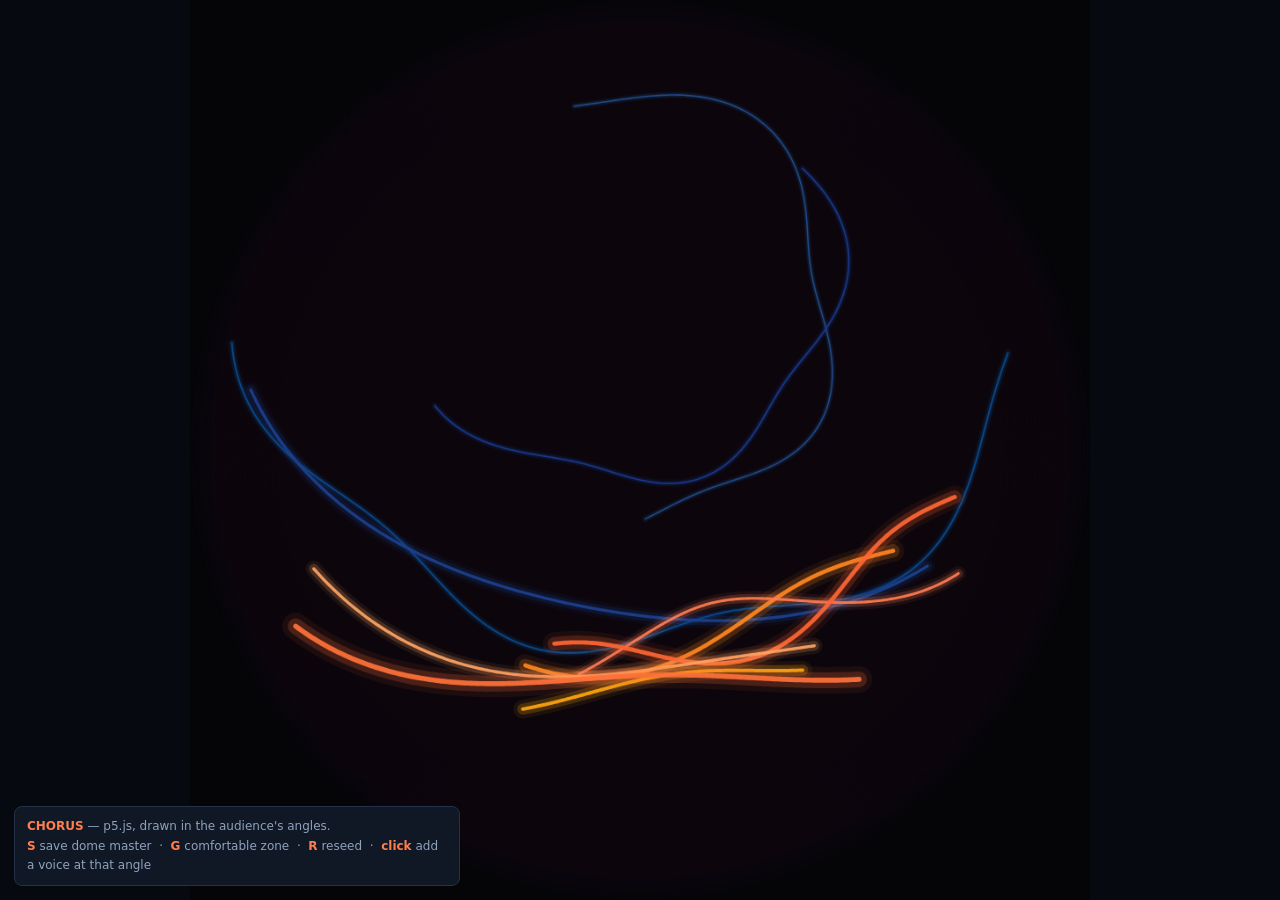
<file: docs/examples/files/EX-04-p5js/chorus.html>
<!DOCTYPE html>
<html lang="en">
<head>
<meta charset="utf-8">
<meta name="viewport" content="width=device-width,initial-scale=1">
<title>Chorus — p5.js dome sketch</title>
<style>
  html,body{margin:0;height:100%;background:#06090f;color:#f2f5fa;
    font-family:system-ui,-apple-system,"Segoe UI",sans-serif;overflow:hidden}
  main{position:fixed;inset:0;display:grid;place-items:center}
  canvas{display:block;max-width:100vmin;max-height:100vmin}
  #hint{position:fixed;left:14px;bottom:14px;font-size:12px;color:#8fa3be;
    background:#101725;border:1px solid #24314a;border-radius:8px;padding:10px 12px;
    line-height:1.6;max-width:min(420px,92vw)}
  b{color:#ff7e4d}
</style>
</head>
<body>
<main></main>
<div id="hint">
  <b>CHORUS</b> — p5.js, drawn in the audience's angles.<br>
  <b>S</b> save dome master &nbsp;·&nbsp; <b>G</b> comfortable zone &nbsp;·&nbsp;
  <b>R</b> reseed &nbsp;·&nbsp; <b>click</b> add a voice at that angle
</div>
<script src="vendor/p5.min.js"></script>
<script>
/* =======================================================================
   EX-04  "CHORUS"  --  a dome master drawn with p5.js
   =======================================================================
   The whole example is one habit:

       DO NOT draw at (x, y). Draw at (azimuth, elevation) AS THE AUDIENCE
       SEES IT, and let roomXY() work out where that lands on the canvas.

       azimuth   0 = the front of the room, + turns to the right
       elevation 0 = eye level, 90 = straight up

   Once you have roomXY(), every p5 sketch you already know how to write
   becomes a dome sketch. Lines of constant elevation become arcs, correctly.

   Where things go:
       comfortable zone = IN FRONT, ZONE.lo-ZONE.hi (about 0-45) degrees
                          above eye level, +-60 degrees either side of the front
       sweet spot       = straight ahead, SWEET.el (about 20) degrees up
       everything else  = ambience. Nobody turns round for it.
   Press G to see them drawn over the sketch.

   What roomXY() does, so you can check it yourself. A dome master is an
   equidistant fisheye of the DOME's hemisphere:
       centre of the canvas = the dome's zenith
       edge of the canvas   = FOV/2 = 80 degrees from it (the venue's screen edge)
       radius is LINEAR in angle from the dome's zenith (50% out = 40 deg)
       the front of the room is at the BOTTOM
   Wisdome Malmo is TILTED 26 degrees, raised at the back, so the dome's
   zenith is not overhead: it is 64 degrees up, in front of the audience.
   roomXY() tilts the audience's angles into the dome's (roomToDome), then
   places them on the canvas (domeXY).
   ======================================================================= */

const RES   = 1024;        // 4096 when you export for delivery
const TILT  = 26;          // dome tilt in degrees (Wisdome Malmo), back raised
const FOV   = 160;         // the venue spreads the whole master over its 160° screen; a 180° file would be squeezed
// Where to put things. The venue counts angles IN THE IMAGE: 0 at the rim, 90 at the
// centre. Straight ahead, their angle a is at elevation (90 - TILT) - (1 - a/90) * FOV/2.
const SWEET_VENUE = 40;                                          // their sweet spot, on THEIR scale
const SWEET_EL = (90 - TILT) - (1 - SWEET_VENUE / 90) * FOV / 2; // ...above eye level: about 19.6
const ZONE  = { lo: (90 - TILT) - FOV / 2, hi: SWEET_EL + 25, az: 60 };  // comfortable zone (audience degrees): rim (-16) .. about 45, +-60
const SWEET = { el: SWEET_EL, r: 12 };                           // sweet spot, straight ahead
const LEADS = 6;           // voices that sing in the comfortable zone
const AMBIENT = 4;         // voices that drift all the way round, quietly

let voices = [];
let showGuide = false;

/* ---- the audience's angles -> the canvas ------------------------------ */
function roomXY(azDeg, elDeg) {
  const d = roomToDome(azDeg, elDeg);
  return d ? domeXY(d[0], d[1]) : null;        // null = off the dome (below its rim)
}

/* the dome's own angles -> the canvas (centre = dome zenith, front at the bottom) */
function domeXY(azDeg, elevDeg) {
  const c = RES / 2;
  const r = constrain(90 - elevDeg, 0, FOV / 2) / (FOV / 2) * c;   // linear in angle from the zenith
  const a = radians(azDeg);
  return [c + r * sin(a), c + r * cos(a)];              // az 0 -> bottom
}

/* audience angles -> dome angles. Room: x = right, y = front, z = up.
   Returns [domeAz, domeElev], or null outside the master's circle. */
function roomToDome(azDeg, elDeg) {
  const a = radians(azDeg), e = radians(elDeg), t = radians(TILT);
  const x = cos(e) * sin(a), y = cos(e) * cos(a), z = sin(e);
  const ly = y * cos(t) - z * sin(t), lz = y * sin(t) + z * cos(t);
  const de = degrees(Math.asin(constrain(lz, -1, 1)));
  if (de < 90 - FOV / 2) return null;           // more than FOV/2 from the zenith
  return [degrees(Math.atan2(x, ly)), de];
}

/* the other way: a canvas point -> the audience's [azimuth, elevation] */
function canvasToRoom(px, py) {
  const c = RES / 2, dx = (px - c) / c, dy = (py - c) / c;
  const r = Math.hypot(dx, dy);
  if (r > 1) return null;
  const th = r * radians(FOV / 2), a = Math.atan2(dx, dy), t = radians(TILT);
  const lx = sin(th) * sin(a), ly = sin(th) * cos(a), lz = cos(th);
  const x = lx, y = ly * cos(t) + lz * sin(t), z = -ly * sin(t) + lz * cos(t);
  return [degrees(Math.atan2(x, y)), degrees(Math.asin(constrain(z, -1, 1)))];
}

/* draw a path given in AUDIENCE angles, broken wherever it leaves the dome */
function roomPath(points) {
  let open = false;
  for (const [az, el] of points) {
    const p = roomXY(az, el);
    if (!p) { if (open) { endShape(); open = false; } continue; }
    if (!open) { beginShape(); open = true; }
    vertex(p[0], p[1]);
  }
  if (open) endShape();
}

/* A stroke of constant elevation is an ARC on the dome, never a straight
   line. Walk it in azimuth and let roomXY bend it for you. */
function roomArc(az0, az1, elevFn, steps = 200) {
  const pts = [];
  for (let i = 0; i <= steps; i++) {
    const t  = i / steps;
    const az = lerp(az0, az1, t);
    pts.push([az, elevFn(az, t)]);
  }
  roomPath(pts);
}

/* A LEAD voice is the subject: born in the comfortable zone, and it stays
   there. An AMBIENT voice wraps the room, higher and quieter. */
function newVoice(lead, az, el) {
  return {
    lead,
    az:     az ?? (lead ? random(-40, 40) : random(-180, 180)),
    elev:   el ?? (lead ? random(8, 38) : random(25, 60)),   // leads around SWEET.el (about 20)
    span:   lead ? random(40, 100) : random(120, 220),   // degrees of azimuth it reaches
    lobes:  floor(random(2, 6)),
    amp:    lead ? random(2.5, 6) : random(2, 4),
    speed:  lead ? random(-0.06, 0.06) : random(-0.18, 0.18),   // degrees per frame
    weight: lead ? random(3, 8) : random(1.5, 3.5),
    bright: lead ? 100 : 55,
    hue:    lead ? random(8, 38) : random(198, 226),     // warm in front, cool around
    sat:    random(60, 95),
    phase:  random(TAU),
  };
}

function seed() {
  voices = [];
  for (let i = 0; i < AMBIENT; i++) voices.push(newVoice(false));
  for (let i = 0; i < LEADS; i++) voices.push(newVoice(true));
}

function setup() {
  const c = createCanvas(RES, RES);
  c.parent(document.querySelector('main'));
  colorMode(HSB, 360, 100, 100, 1);
  noFill();
  seed();
}

function draw() {
  background(230, 40, 3);                     // near-black: keep the dome dark

  // faint rim wash -- depth at almost no cost in average picture level
  push(); noStroke();
  for (let i = 0; i < 22; i++) {
    const e = i * 0.8;
    fill(275, 50, 16, 0.045);
    circle(RES / 2, RES / 2, 2 * (RES / 2) * (1 - e / 90));
  }
  pop();

  const t = frameCount * 0.01;

  for (const v of voices) {
    v.az += v.speed;
    // lead voices turn round at the edge of the zone, so the subject stays in front
    if (v.lead && abs(v.az) + v.span / 2 > ZONE.az + 10) v.speed = -abs(v.speed) * Math.sign(v.az);
    if (!v.lead) v.az = ((v.az + 540) % 360) - 180;
    // draw each voice three times, thick-to-thin, for a cheap glow
    for (let pass = 0; pass < 3; pass++) {
      const w = v.weight * (1 + (2 - pass) * 2.2);
      const a = [0.07, 0.20, 0.92][pass];
      stroke(v.hue, v.sat, v.bright, a);
      strokeWeight(w);
      roomArc(v.az - v.span / 2, v.az + v.span / 2,
              function (az, u) {
                // wobble in elevation, and taper the ends so nothing
                // stops abruptly in mid-air
                const taper = sin(u * PI);
                return v.elev
                     + v.amp * sin(radians(az) * v.lobes + t * 3 + v.phase)
                     - (1 - taper) * 7;
              });
    }
  }

  if (showGuide) drawGuide();
}

function drawGuide() {
  push(); noFill();
  const range = (a, b, n) => Array.from({ length: n + 1 }, (_, i) => a + (b - a) * i / n);

  // eye-level rings every 15 degrees -- on a tilted dome they are NOT
  // circles round the centre of the image
  stroke(220, 30, 90, 0.35); strokeWeight(1.5);
  for (let e = 0; e <= 75; e += 15) roomPath(range(-180, 180, 240).map((az) => [az, e]));

  // the comfortable zone: a patch IN FRONT of the audience
  stroke(140, 70, 95, 0.95); strokeWeight(3);
  roomPath([
    ...range(-ZONE.az, ZONE.az, 60).map((az) => [az, ZONE.lo]),
    ...range(ZONE.lo, ZONE.hi, 30).map((el) => [ZONE.az, el]),
    ...range(ZONE.az, -ZONE.az, 60).map((az) => [az, ZONE.hi]),
    ...range(ZONE.hi, ZONE.lo, 30).map((el) => [-ZONE.az, el]),
  ]);

  // the sweet spot: straight ahead, SWEET.el (about 20) degrees up, 12-degree radius
  stroke(45, 80, 100, 0.95); strokeWeight(3);
  const se = radians(SWEET.el), sr = radians(SWEET.r);
  roomPath(range(0, TAU, 72).map((f) => {
    const x = sin(sr) * cos(f);
    const y = cos(sr) * cos(se) - sin(sr) * sin(f) * sin(se);
    const z = cos(sr) * sin(se) + sin(sr) * sin(f) * cos(se);
    return [degrees(Math.atan2(x, y)), degrees(Math.asin(z))];
  }));
  const c = roomXY(0, SWEET.el);
  noStroke(); fill(45, 80, 100, 0.95); circle(c[0], c[1], 10);

  // the front of the room, at eye level
  stroke(20, 85, 100, 0.9); strokeWeight(5);
  roomPath([[0, -12], [0, 4]]);
  pop();
}

function keyPressed() {
  const k = key.toLowerCase();
  if (k === 's') saveCanvas('chorus_domemaster_' + RES + 'x' + RES, 'png');
  if (k === 'g') showGuide = !showGuide;
  if (k === 'r') seed();
}

function mousePressed() {
  // convert the click back into the audience's angles, so a new voice
  // appears exactly where you pointed. Inside the zone it is a lead voice.
  const p = canvasToRoom(mouseX, mouseY);
  if (!p) return;
  const [az, el] = p;
  const lead = abs(az) <= ZONE.az && el >= ZONE.lo && el <= ZONE.hi;
  voices.push(newVoice(lead, az, el));
  if (voices.length > 20) voices.shift();
}
</script>
</body>
</html>
</file>
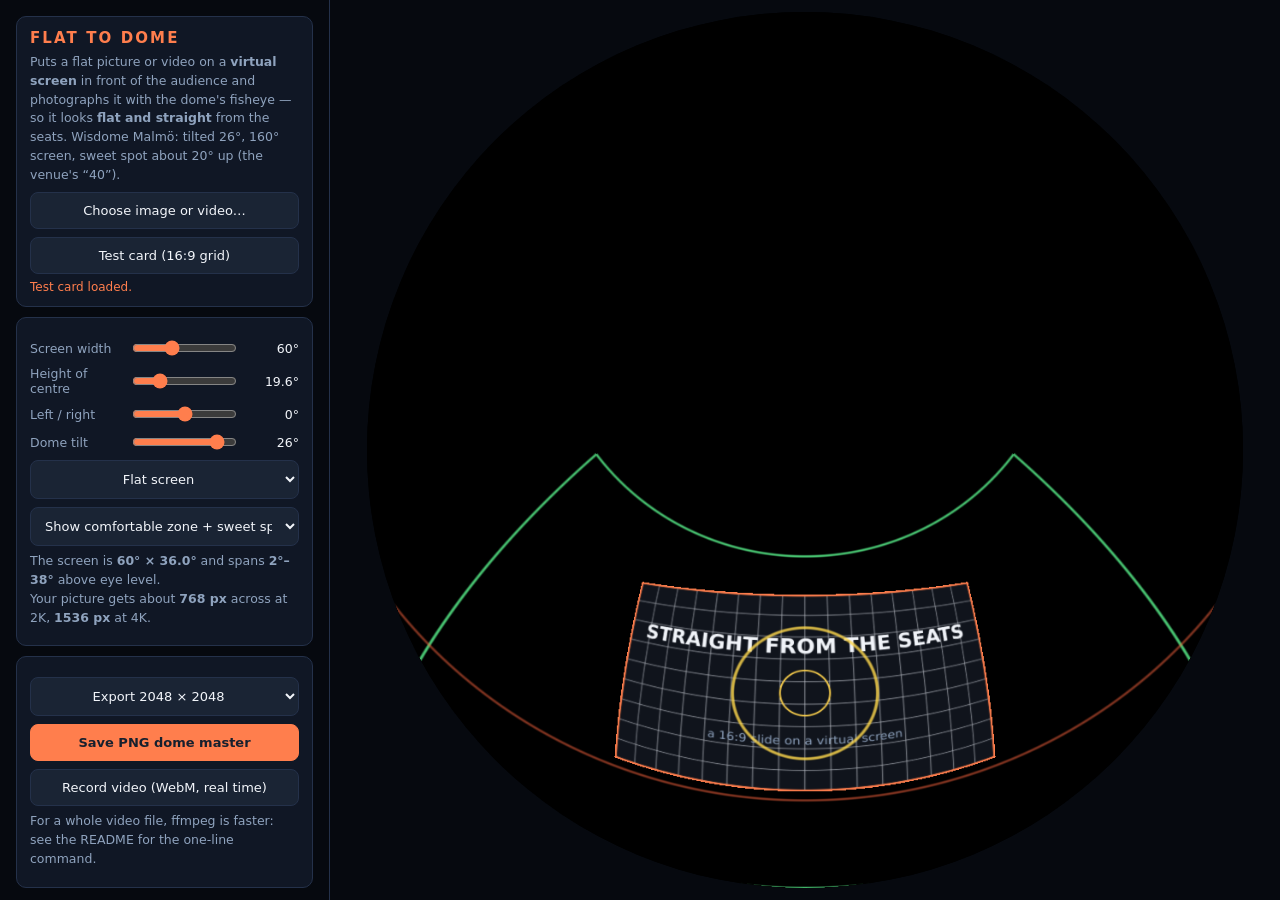
<file: docs/examples/files/EX-08-flat-to-dome/flat2dome.html>
<!DOCTYPE html>
<html lang="en">
<head>
<meta charset="utf-8">
<meta name="viewport" content="width=device-width,initial-scale=1">
<title>Flat to Dome</title>
<style>
  :root{--bg:#06090f;--fg:#f2f5fa;--dim:#8fa3be;--ac:#ff7e4d;--panel:#101725;--line:#24314a}
  *{box-sizing:border-box}
  html,body{margin:0;height:100%;background:var(--bg);color:var(--fg);font-family:system-ui,-apple-system,"Segoe UI",sans-serif}
  body{display:grid;grid-template-columns:minmax(260px,330px) 1fr;min-height:100%}
  aside{padding:16px;border-right:1px solid var(--line);overflow:auto}
  main{display:grid;place-items:center;padding:12px;min-width:0}
  canvas{width:min(100%,calc(100vh - 24px));aspect-ratio:1;background:#000;border-radius:50%}
  h1{font-size:15px;letter-spacing:.14em;text-transform:uppercase;color:var(--ac);margin:0 0 4px}
  p{font-size:12.5px;line-height:1.5;color:var(--dim);margin:6px 0}
  .card{background:var(--panel);border:1px solid var(--line);border-radius:10px;padding:12px 13px;margin-bottom:10px}
  .row{display:flex;gap:8px;align-items:center;margin-top:8px;font-size:12.5px;color:var(--dim)}
  .row span:first-child{width:92px;flex:none}
  .row input[type=range]{flex:1;accent-color:var(--ac);min-width:0}
  .row output{width:52px;text-align:right;color:var(--fg);font-variant-numeric:tabular-nums}
  button,label.btn,select{display:block;width:100%;margin-top:8px;padding:10px;border-radius:8px;cursor:pointer;background:#1a2434;color:var(--fg);border:1px solid var(--line);font-size:13px;text-align:center;font-family:inherit}
  button.primary{background:var(--ac);color:#16202e;border-color:var(--ac);font-weight:700}
  input[type=file]{display:none}
  #msg{font-size:12px;color:var(--ac);min-height:1em;margin-top:6px}
  code{color:var(--fg)}
  @media (max-width:760px){body{grid-template-columns:1fr}aside{border-right:0;border-bottom:1px solid var(--line)}}
</style>
</head>
<body>
<aside>
  <div class="card">
    <h1>Flat to Dome</h1>
    <p>Puts a flat picture or video on a <b>virtual screen</b> in front of the audience and photographs it with the dome's fisheye — so it looks <b>flat and straight</b> from the seats. Wisdome Malmö: tilted 26°, 160° screen, sweet spot about 20° up (the venue's “40”).</p>
    <label class="btn" for="pick">Choose image or video…</label>
    <input id="pick" type="file" accept="image/*,video/*">
    <button id="test">Test card (16:9 grid)</button>
    <div id="msg"></div>
  </div>
  <div class="card">
    <div class="row"><span>Screen width</span><input id="width" type="range" min="10" max="150" step="1" value="60"><output id="widthv"></output></div>
    <div class="row"><span>Height of centre</span><input id="elev" type="range" min="5" max="70" step="0.1" value="19.6"><output id="elevv"></output></div>
    <div class="row"><span>Left / right</span><input id="az" type="range" min="-90" max="90" step="1" value="0"><output id="azv"></output></div>
    <div class="row"><span>Dome tilt</span><input id="tilt" type="range" min="0" max="30" step="1" value="26"><output id="tiltv"></output></div>
    <select id="shape"><option value="0">Flat screen</option><option value="1">Curved screen (wraps round the audience)</option></select>
    <select id="guides"><option value="1">Show comfortable zone + sweet spot</option><option value="0">No guides (for export)</option></select>
    <p id="info"></p>
  </div>
  <div class="card">
    <select id="res"><option value="2048">Export 2048 × 2048</option><option value="4096">Export 4096 × 4096</option></select>
    <button id="png" class="primary">Save PNG dome master</button>
    <button id="rec">Record video (WebM, real time)</button>
    <p>For a whole video file, ffmpeg is faster: see the README for the one-line command.</p>
  </div>
</aside>
<main><canvas id="c" width="1024" height="1024"></canvas></main>

<script id="fs" type="x-shader/x-fragment">#version 300 es
precision highp float;
out vec4 frag;
uniform sampler2D uImg;
uniform vec2 uRes;
uniform float uW, uAspect, uEl, uAz, uTilt, uCurved, uGuides, uHas;
const float PI = 3.14159265359, DEG = PI / 180.0;
const float FOV = 160.0;          // the venue spreads the whole master over its 160 deg screen; a 180 deg file would be squeezed
// The venue counts angles IN THE IMAGE: 0 at the rim, 90 at the centre. Straight ahead,
// their angle a is at elevation (90 - tilt) - (1 - a/90) * FOV/2.
const float SWEET_VENUE = 40.0;   // their sweet spot, on THEIR scale (about 19.6 deg up at tilt 26)
const float BAND_ABOVE = 25.0, BAND_AZ = 60.0;   // comfortable zone: from the rim at the front up to sweet spot + 25
float line(float d, float w){ float f = fwidth(d); return 1.0 - smoothstep(w * 0.5 - f, w * 0.5 + f, abs(d)); }
void main(){
  vec2 p = gl_FragCoord.xy / uRes * 2.0 - 1.0; p.y = -p.y;          // image coords: y down
  float r = length(p);
  if (r > 1.0) { frag = vec4(0.0, 0.0, 0.0, 1.0); return; }
  // 1. master pixel -> dome direction (equidistant fisheye, FOV = 160 deg, front at the bottom)
  float th = r * FOV * 0.5 * DEG, a = atan(p.x, p.y);
  vec3 l = vec3(sin(th) * sin(a), sin(th) * cos(a), cos(th));
  // 2. dome -> room (x right, y front, z up)
  float ct = cos(uTilt * DEG), st = sin(uTilt * DEG);
  vec3 d = vec3(l.x, l.y * ct + l.z * st, -l.y * st + l.z * ct);
  // 3. the virtual screen
  vec3 f = vec3(cos(uEl * DEG) * sin(uAz * DEG), cos(uEl * DEG) * cos(uAz * DEG), sin(uEl * DEG));
  vec3 rr = normalize(cross(f, vec3(0.0, 0.0, 1.0)));
  vec3 uu = cross(rr, f);
  float hw = uW * 0.5 * DEG;
  float df = dot(d, f), dr = dot(d, rr), du = dot(d, uu);
  vec2 xy = vec2(-9.0);
  if (uCurved > 0.5) { float h = length(vec2(dr, df)); if (h > 1e-5) xy = vec2(atan(dr, df) / hw, du / h / (hw / uAspect)); }
  else if (df > 1e-5) xy = vec2(dr / df / tan(hw), du / df / (tan(hw) / uAspect));
  vec2 uv = vec2(xy.x + 1.0, 1.0 - xy.y) * 0.5;
  vec3 c = vec3(0.0);
  if (all(greaterThanEqual(uv, vec2(0.0))) && all(lessThanEqual(uv, vec2(1.0)))) c = uHas > 0.5 ? texture(uImg, uv).rgb : vec3(0.1);
  if (uGuides > 0.5) {
    float el = asin(clamp(d.z, -1.0, 1.0)) / DEG, az = atan(d.x, d.y) / DEG, aaz = abs(az);
    float sw = (90.0 - uTilt) - (1.0 - SWEET_VENUE / 90.0) * FOV * 0.5, lo = (90.0 - uTilt) - FOV * 0.5, hi = sw + BAND_ABOVE;
    float edge = max(max(line(el - lo, 0.4), line(el - hi, 0.4)) * step(aaz, BAND_AZ), line((aaz - BAND_AZ) * cos(el * DEG), 0.4) * step(lo, el) * step(el, hi));
    c = mix(c, vec3(0.35, 0.95, 0.55), edge * 0.8);
    float s = acos(clamp(dot(d, vec3(0.0, cos(sw * DEG), sin(sw * DEG))), -1.0, 1.0)) / DEG;
    c = mix(c, vec3(1.0, 0.85, 0.3), line(s - 12.0, 0.5) * 0.8);
    c = mix(c, vec3(1.0, 0.4, 0.25), line(el, 0.4) * 0.5);          // eye level
  }
  frag = vec4(c, 1.0);
}
</script>
<script>
const $ = (id) => document.getElementById(id);
const cv = $('c');
const gl = cv.getContext('webgl2', { preserveDrawingBuffer: true });
const say = (t) => ($('msg').textContent = t);
if (!gl) say('WebGL2 is not available in this browser.');
function sh(type, src) { const s = gl.createShader(type); gl.shaderSource(s, src.trim()); gl.compileShader(s); if (!gl.getShaderParameter(s, gl.COMPILE_STATUS)) console.error(gl.getShaderInfoLog(s)); return s; }
const prog = gl.createProgram();
gl.attachShader(prog, sh(gl.VERTEX_SHADER, '#version 300 es\nin vec2 p; void main(){ gl_Position = vec4(p, 0.0, 1.0); }'));
gl.attachShader(prog, sh(gl.FRAGMENT_SHADER, $('fs').textContent));
gl.linkProgram(prog); gl.useProgram(prog);
const buf = gl.createBuffer(); gl.bindBuffer(gl.ARRAY_BUFFER, buf);
gl.bufferData(gl.ARRAY_BUFFER, new Float32Array([-1, -1, 3, -1, -1, 3]), gl.STATIC_DRAW);
const loc = gl.getAttribLocation(prog, 'p'); gl.enableVertexAttribArray(loc); gl.vertexAttribPointer(loc, 2, gl.FLOAT, false, 0, 0);
const U = {}; for (const n of ['uImg', 'uRes', 'uW', 'uAspect', 'uEl', 'uAz', 'uTilt', 'uCurved', 'uGuides', 'uHas']) U[n] = gl.getUniformLocation(prog, n);
const tex = gl.createTexture();
gl.bindTexture(gl.TEXTURE_2D, tex);
gl.texParameteri(gl.TEXTURE_2D, gl.TEXTURE_WRAP_S, gl.CLAMP_TO_EDGE); gl.texParameteri(gl.TEXTURE_2D, gl.TEXTURE_WRAP_T, gl.CLAMP_TO_EDGE);
gl.texParameteri(gl.TEXTURE_2D, gl.TEXTURE_MIN_FILTER, gl.LINEAR_MIPMAP_LINEAR); gl.texParameteri(gl.TEXTURE_2D, gl.TEXTURE_MAG_FILTER, gl.LINEAR);

let source = null, aspect = 16 / 9, video = null;
function upload() {
  if (!source) return;
  gl.bindTexture(gl.TEXTURE_2D, tex);
  gl.pixelStorei(gl.UNPACK_FLIP_Y_WEBGL, false);
  gl.texImage2D(gl.TEXTURE_2D, 0, gl.RGBA, gl.RGBA, gl.UNSIGNED_BYTE, source);
  gl.generateMipmap(gl.TEXTURE_2D);
}
const val = (id) => Number($(id).value);
// same numbers as the shader: FOV of the master, and the venue's sweet spot / comfortable zone
const FOV = 160, SWEET_VENUE = 40, BAND_ABOVE = 25, BAND_AZ = 60;
const sweetEl = (tilt) => (90 - tilt) - (1 - SWEET_VENUE / 90) * FOV / 2;   // about 19.6 at tilt 26
function draw() {
  if (video && video.readyState >= 2) upload();
  gl.viewport(0, 0, cv.width, cv.height);
  gl.uniform1i(U.uImg, 0); gl.uniform2f(U.uRes, cv.width, cv.height);
  gl.uniform1f(U.uW, val('width')); gl.uniform1f(U.uAspect, aspect); gl.uniform1f(U.uEl, val('elev'));
  gl.uniform1f(U.uAz, val('az')); gl.uniform1f(U.uTilt, val('tilt')); gl.uniform1f(U.uCurved, val('shape'));
  gl.uniform1f(U.uGuides, val('guides')); gl.uniform1f(U.uHas, source ? 1 : 0);
  gl.drawArrays(gl.TRIANGLES, 0, 3);
}
function info() {
  const w = val('width'), el = val('elev');
  const h = val('shape') ? w / aspect : 2 * Math.atan(Math.tan(w * Math.PI / 360) / aspect) * 180 / Math.PI;
  for (const id of ['width', 'elev', 'az', 'tilt']) $(id + 'v').textContent = $(id).value + '°';
  const px = (n) => Math.round(w * n / FOV);                    // n pixels span FOV degrees
  const lo = (90 - val('tilt')) - FOV / 2, hi = sweetEl(val('tilt')) + BAND_ABOVE;
  $('info').innerHTML = `The screen is <b>${w}° × ${h.toFixed(1)}°</b> and spans <b>${(el - h / 2).toFixed(0)}°–${(el + h / 2).toFixed(0)}°</b> above eye level.` +
    `<br>Your picture gets about <b>${px(2048)} px</b> across at 2K, <b>${px(4096)} px</b> at 4K.` +
    (el - h / 2 < lo || el + h / 2 > hi || Math.abs(val('az')) + w / 2 > BAND_AZ ? '<br><span style="color:#ff7e4d">It leaves the comfortable zone.</span>' : '');
}
function loop() { draw(); requestAnimationFrame(loop); }
document.querySelectorAll('input,select').forEach((e) => e.addEventListener('input', info));

function setImage(img, w, h) { source = img; aspect = w / h; upload(); info(); }
$('pick').addEventListener('change', (e) => {
  const f = e.target.files[0]; if (!f) return;
  const url = URL.createObjectURL(f);
  if (video) { video.pause(); video = null; }
  if (f.type.startsWith('video')) {
    video = document.createElement('video'); video.src = url; video.loop = true; video.muted = true; video.playsInline = true;
    video.onloadeddata = () => { setImage(video, video.videoWidth, video.videoHeight); say('Video: ' + f.name); };
    video.play().catch(() => say('Click anywhere to start the video.'));
    document.addEventListener('click', () => video && video.play(), { once: true });
  } else {
    const img = new Image(); img.onload = () => { setImage(img, img.naturalWidth, img.naturalHeight); say('Image: ' + f.name); }; img.src = url;
  }
});
function testCard() {
  const c = document.createElement('canvas'); c.width = 1920; c.height = 1080; const g = c.getContext('2d');
  g.fillStyle = '#10141c'; g.fillRect(0, 0, 1920, 1080);
  g.strokeStyle = '#c8ccd4'; g.lineWidth = 3;
  for (let i = 0; i <= 16; i++) { const x = i * 1919 / 16; g.beginPath(); g.moveTo(x, 0); g.lineTo(x, 1080); g.stroke(); }
  for (let j = 0; j <= 9; j++) { const y = j * 1079 / 9; g.beginPath(); g.moveTo(0, y); g.lineTo(1920, y); g.stroke(); }
  g.strokeStyle = '#ff7e4d'; g.lineWidth = 12; g.strokeRect(6, 6, 1908, 1068);
  g.fillStyle = '#ffd34d'; g.beginPath(); g.arc(960, 540, 120, 0, 7); g.lineWidth = 8; g.strokeStyle = '#ffd34d'; g.stroke();
  g.font = '700 110px system-ui, sans-serif'; g.textAlign = 'center'; g.textBaseline = 'middle'; g.fillStyle = '#f2f5fa';
  g.fillText('STRAIGHT FROM THE SEATS', 960, 300); g.font = '400 60px system-ui, sans-serif'; g.fillStyle = '#8fa3be'; g.fillText('a 16:9 slide on a virtual screen', 960, 800);
  if (video) { video.pause(); video = null; }
  setImage(c, 1920, 1080); say('Test card loaded.');
}
$('test').onclick = testCard;

$('png').onclick = () => {
  const n = val('res'), keep = [cv.width, cv.height];
  cv.width = cv.height = n; draw();
  cv.toBlob((b) => { const a = document.createElement('a'); a.href = URL.createObjectURL(b); a.download = `dome_master_${n}.png`; a.click(); });
  cv.width = keep[0]; cv.height = keep[1];
};
let rec = null;
$('rec').onclick = () => {
  if (rec) { rec.stop(); return; }
  const n = Math.min(val('res'), 2048);
  cv.width = cv.height = n;
  const chunks = [];
  rec = new MediaRecorder(cv.captureStream(30), { mimeType: 'video/webm;codecs=vp9', videoBitsPerSecond: 40e6 });
  rec.ondataavailable = (e) => chunks.push(e.data);
  rec.onstop = () => {
    const a = document.createElement('a'); a.href = URL.createObjectURL(new Blob(chunks, { type: 'video/webm' })); a.download = `dome_master_${n}.webm`; a.click();
    rec = null; cv.width = cv.height = 1024; $('rec').textContent = 'Record video (WebM, real time)';
  };
  if (video) { video.currentTime = 0; video.play(); }
  rec.start(); $('rec').textContent = 'Stop recording';
};
testCard(); info(); loop();
</script>
</body>
</html>
</file>
